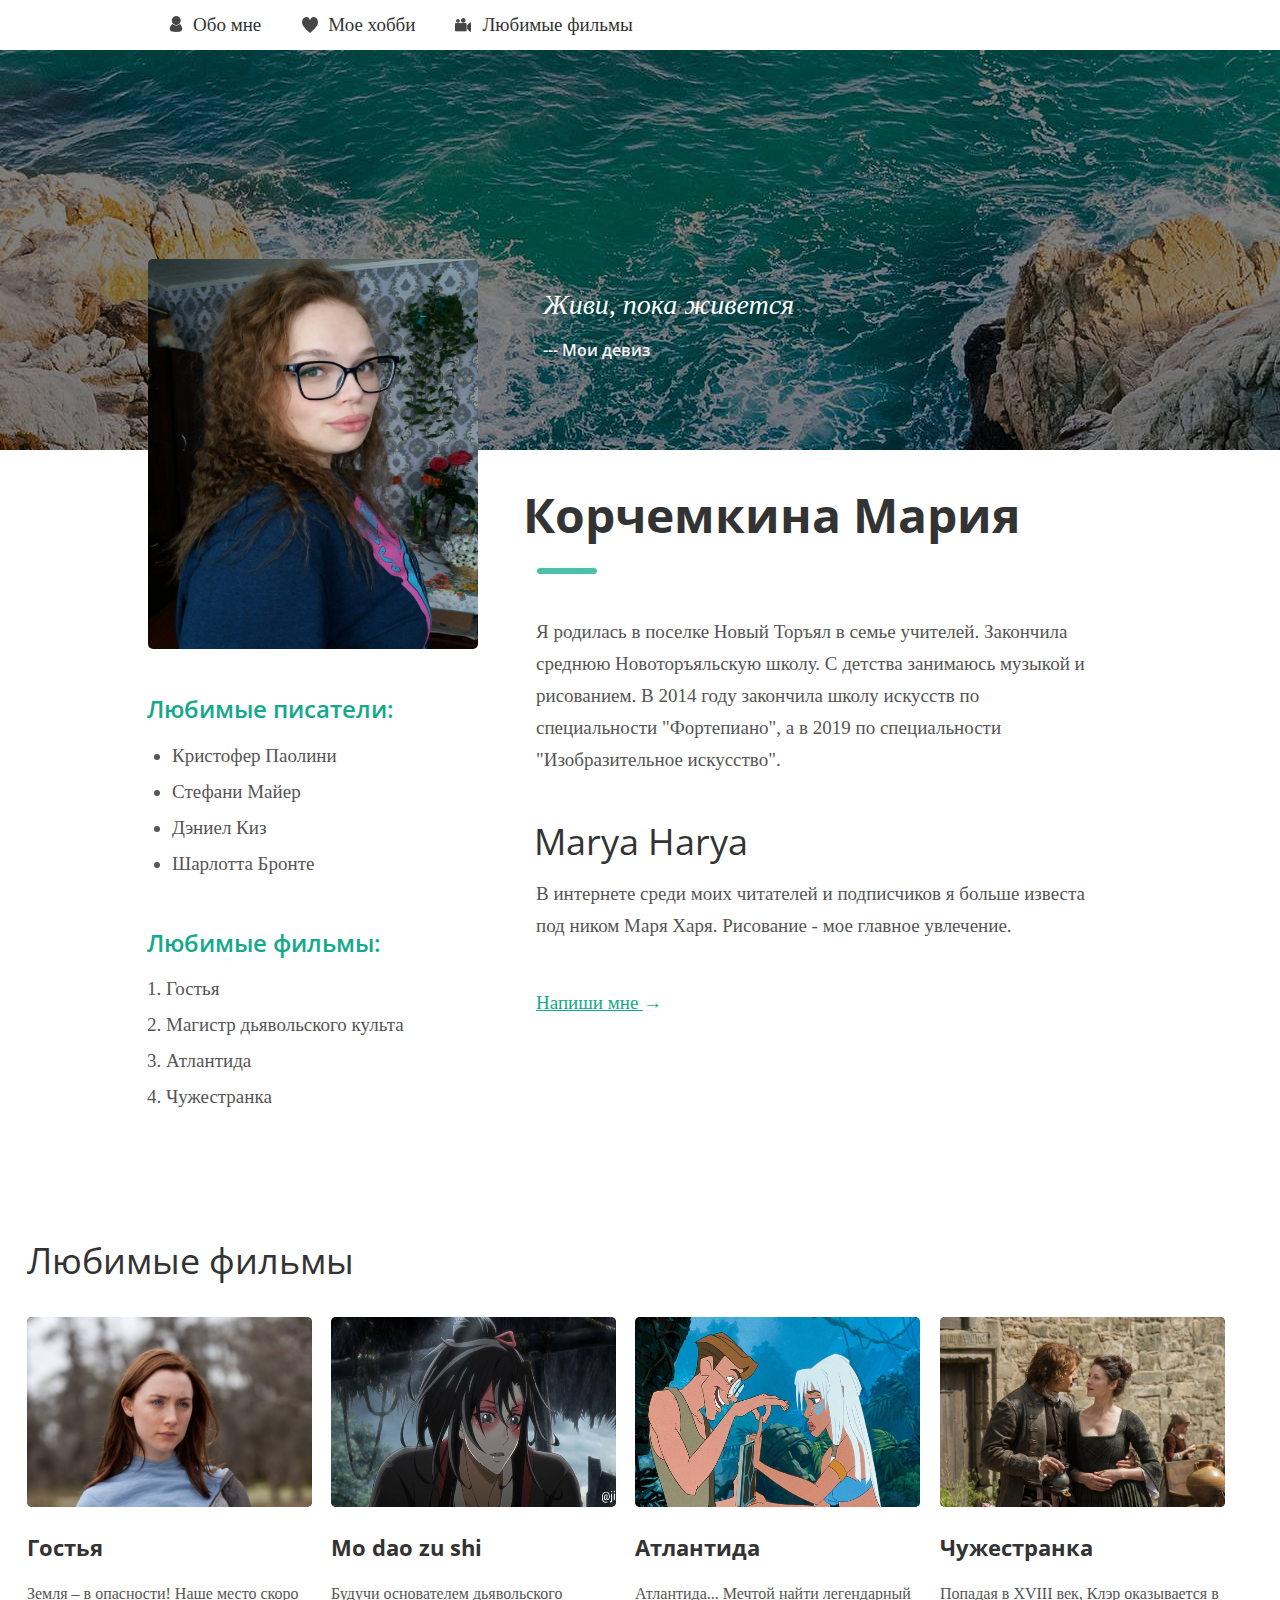
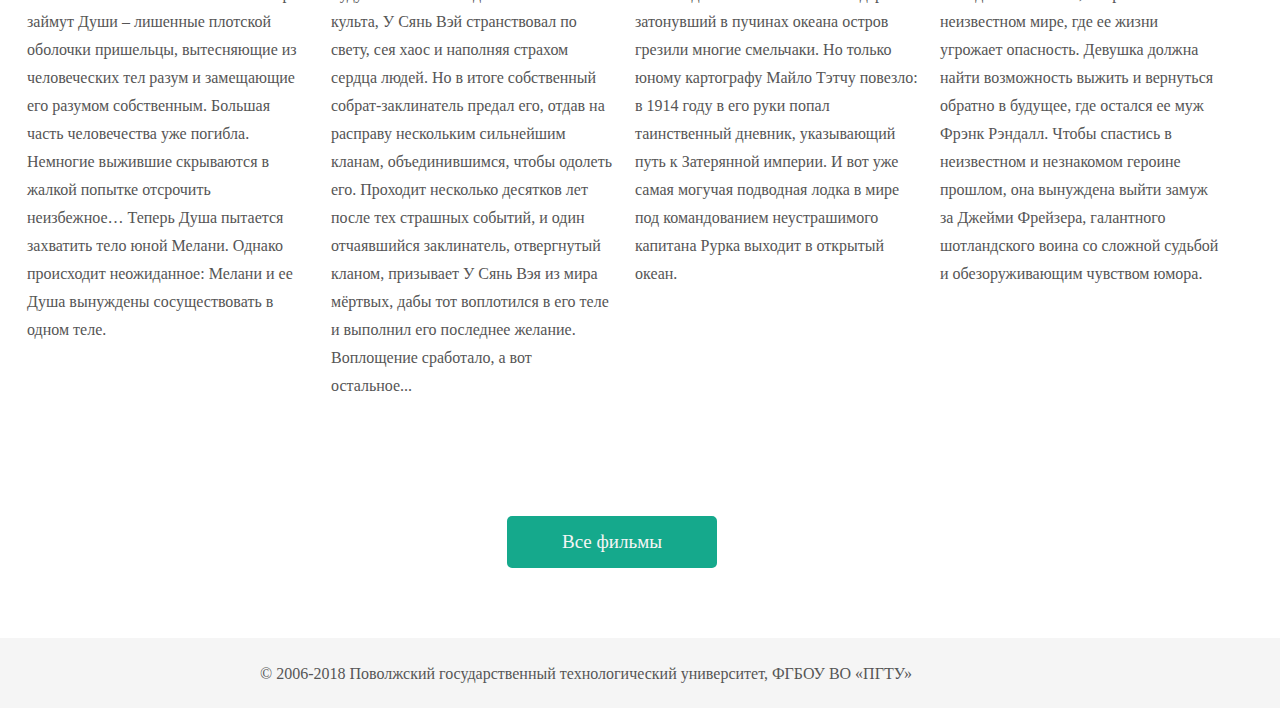
<file: lw5/index.html>
<!DOCTYPE HTML>
<html lang="ru">
  <head>
    <meta charset="UTF-8" />
    <title>Корчемкина Мария</title>
    <link href="css/style.css" rel="stylesheet" />
    <link href="https://fonts.googleapis.com/css?family=Open+Sans:600,700,400&display=swap" rel="stylesheet">
  </head>
  <body>
    <div class="background cont">
      <header>
        <a href="#" class="menu about_me_button">Обо мне</a>
        <a href="#" class="menu hobby_button">Мое хобби</a>
        <a href="#" class="menu video_button">Любимые фильмы</a>
      </header>
      <article>
        <div class="main">
          <div class="sidebar">
            <img class="image" alt="Мое фото" src="images/my_photo.jpg" />
            <div class="lists">
              <h3 class="title_list">Любимые писатели:</h3>
              <ul>
                <li>Кристофер Паолини</li>
                <li>Стефани Майер</li>
                <li>Дэниел Киз</li>
                <li>Шарлотта Бронте</li>
              </ul>
              <h3 class="indent_list title_list">
                Любимые фильмы:
              </h3>
              <ol>
                <li>Гостья</li>
                <li>Магистр дьявольского культа</li>
                <li>Атлантида</li>
                <li>Чужестранка</li>
              </ol>
            </div>
          </div>
          <div class="main_content">
            <div class="quote_and_author">
              <p class="quote">
                Живи, пока живется
              </p>
              <p class="author">
                --- Мои девиз
              </p>
            </div>
            <h1 class="name">Корчемкина Мария</h1>
            <img class="line" alt="линия" src="images/line.jpg"/>
            <p class="vitae"> 
              Я родилась в поселке Новый Торъял в семье учителей. 
              Закончила среднюю Новоторъяльскую школу. 
              С детства занимаюсь музыкой и рисованием.
              В 2014 году закончила школу искусств по специальности "Фортепиано", 
              а в 2019 по специальности "Изобразительное искусство".  
            </p>
            <h2 class="marya_harya">Marya Harya</h2>
            <p class="hobby">
              В интернете среди моих читателей и подписчиков я больше известа под ником Маря Харя. 
              Рисование - мое главное увлечение. 
            </p>
            <p class="indent_link">
              <a class="link" href=https://vk.com/id81896685>Напиши мне </a>→
            </p>
          </div>
        </div>
        <div class="about_films">
          <h2 >Любимые фильмы</h2>
          <div class="host">
            <img class="photo_film" src="images/host.jpg" alt="Host"/>
            <h4>Гостья</h4>
            <p class="content">
              Земля – в опасности! Наше место скоро займут Души – лишенные плотской оболочки пришельцы, 
              вытесняющие из человеческих тел разум и замещающие его разумом собственным. 
              Большая часть человечества уже погибла. Немногие выжившие скрываются в жалкой попытке отсрочить неизбежное… 
              Теперь Душа пытается захватить тело юной Мелани. Однако происходит неожиданное: 
              Мелани и ее Душа вынуждены сосуществовать в одном теле.
            </p>
          </div>
          <div class="mo_dao_zu_shi">
            <img class="photo_film" src="images/Magistr.jpg" alt="Магистр дьявольского культа"/>
            <h4>Mo dao zu shi</h4>
            <p class="content">
              Будучи основателем дьявольского культа, У Сянь Вэй странствовал по свету, 
              сея хаос и наполняя страхом сердца людей. Но в итоге собственный собрат-заклинатель предал его, 
              отдав на расправу нескольким сильнейшим кланам, объединившимся, чтобы одолеть его. 
              Проходит несколько десятков лет после тех страшных событий, и один отчаявшийся заклинатель, 
              отвергнутый кланом, призывает У Сянь Вэя из мира мёртвых, дабы тот воплотился в его теле 
              и выполнил его последнее желание. Воплощение сработало, а вот остальное...
            </p>
          </div>
          <div class="atlantean">
            <img class="photo_film" src="images/atlantean.jpg" alt="Атлантида"/>
            <h4>Атлантида</h4>
            <p class="content">
              Атлантида... Мечтой найти легендарный затонувший в пучинах океана остров грезили многие смельчаки. 
              Но только юному картографу Майло Тэтчу повезло: в 1914 году в его руки попал таинственный дневник, 
              указывающий путь к Затерянной империи. И вот уже самая могучая подводная лодка в мире под 
              командованием неустрашимого капитана Рурка выходит в открытый океан.
            </p>
          </div>
          <div class="outlander">
            <img class="photo_film" src="images/outlander.jpg" alt="Чужестранка"/>
            <h4 class="h4">Чужестранка</h4>
            <p class="content">
              Попадая в XVIII век, Клэр оказывается в неизвестном мире, где ее жизни угрожает опасность. 
              Девушка должна найти возможность выжить и вернуться обратно в будущее, где остался ее муж Фрэнк Рэндалл. 
              Чтобы спастись в неизвестном и незнакомом героине прошлом, она вынуждена выйти замуж за Джейми Фрейзера, 
              галантного шотландского воина со сложной судьбой и обезоруживающим чувством юмора.
            </p>
          </div>
          <button class="all_films_button">Все фильмы</button>
        </div>
      </article>
      <footer>
        <p class="footer"> © 2006-2018 Поволжский государственный технологический университет, ФГБОУ ВО <q>ПГТУ</q></p>
      </footer>
    </div>
  </body>
</html>
</file>
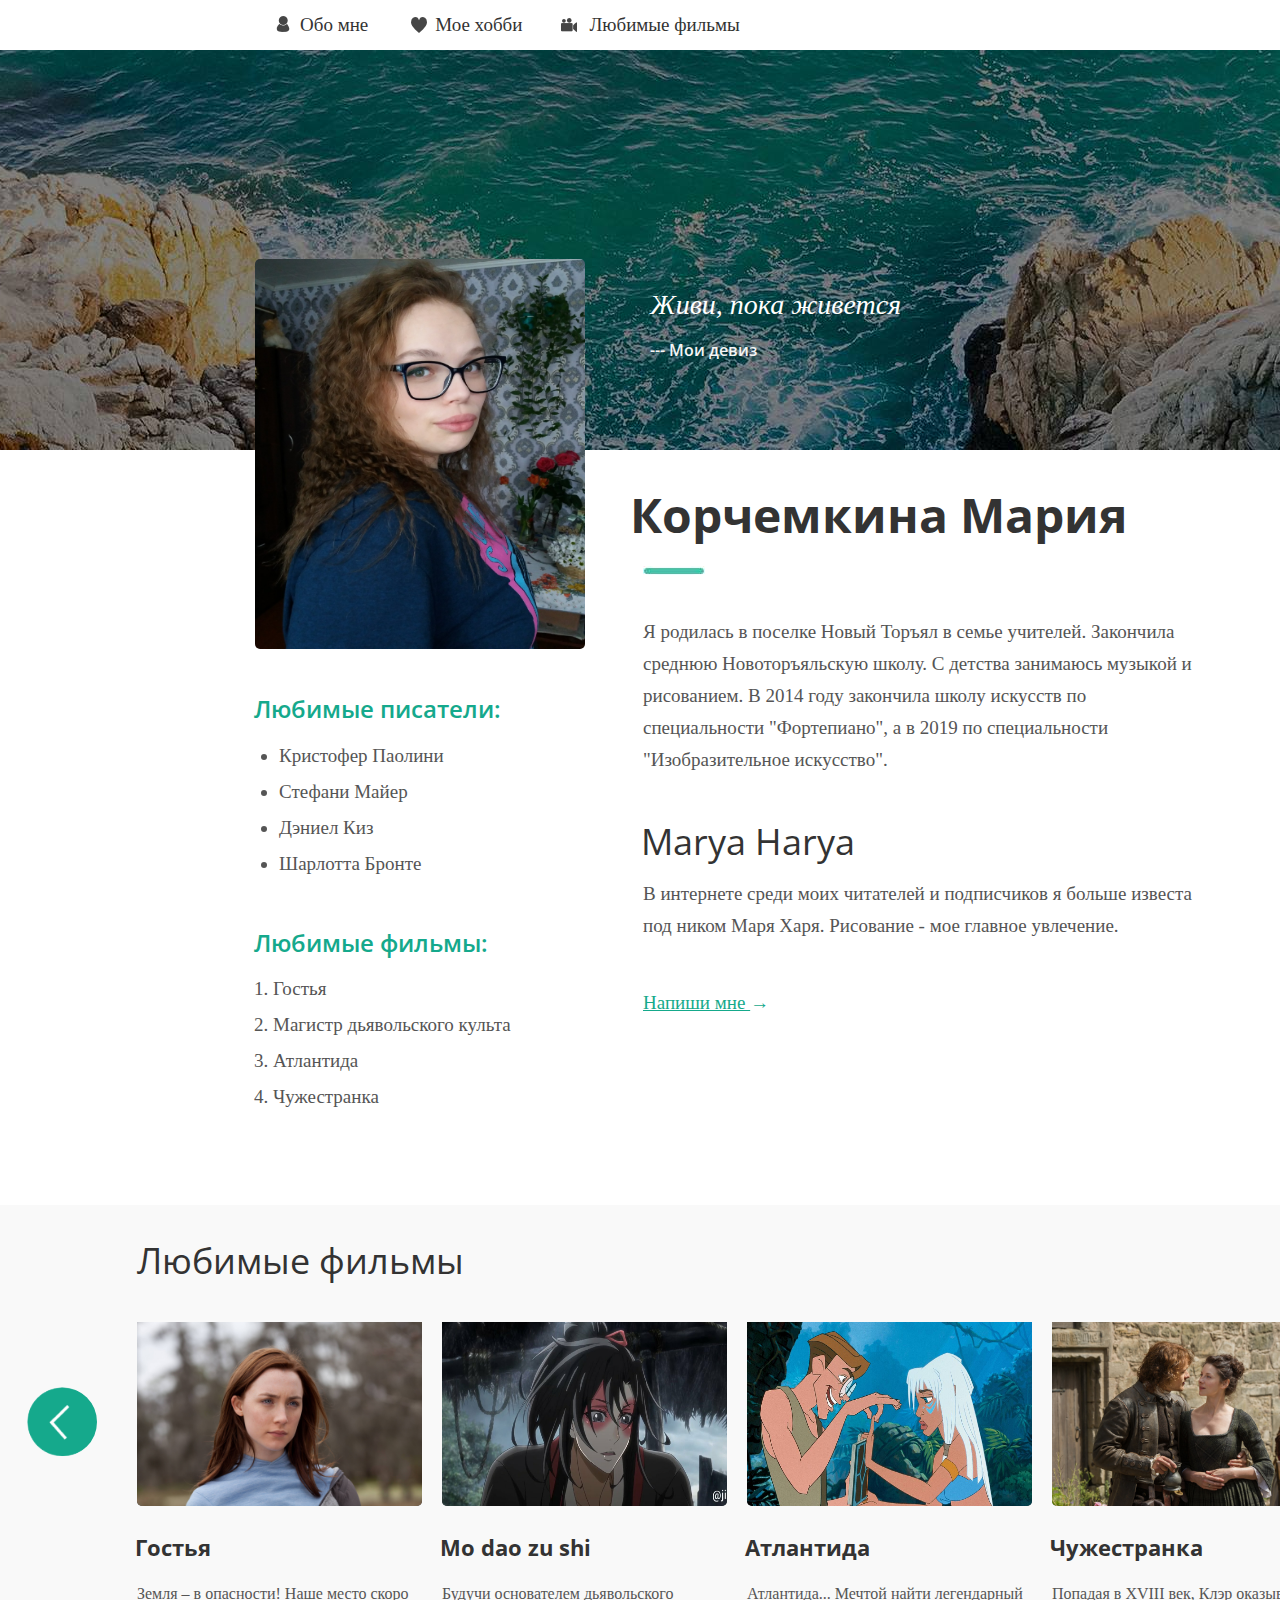
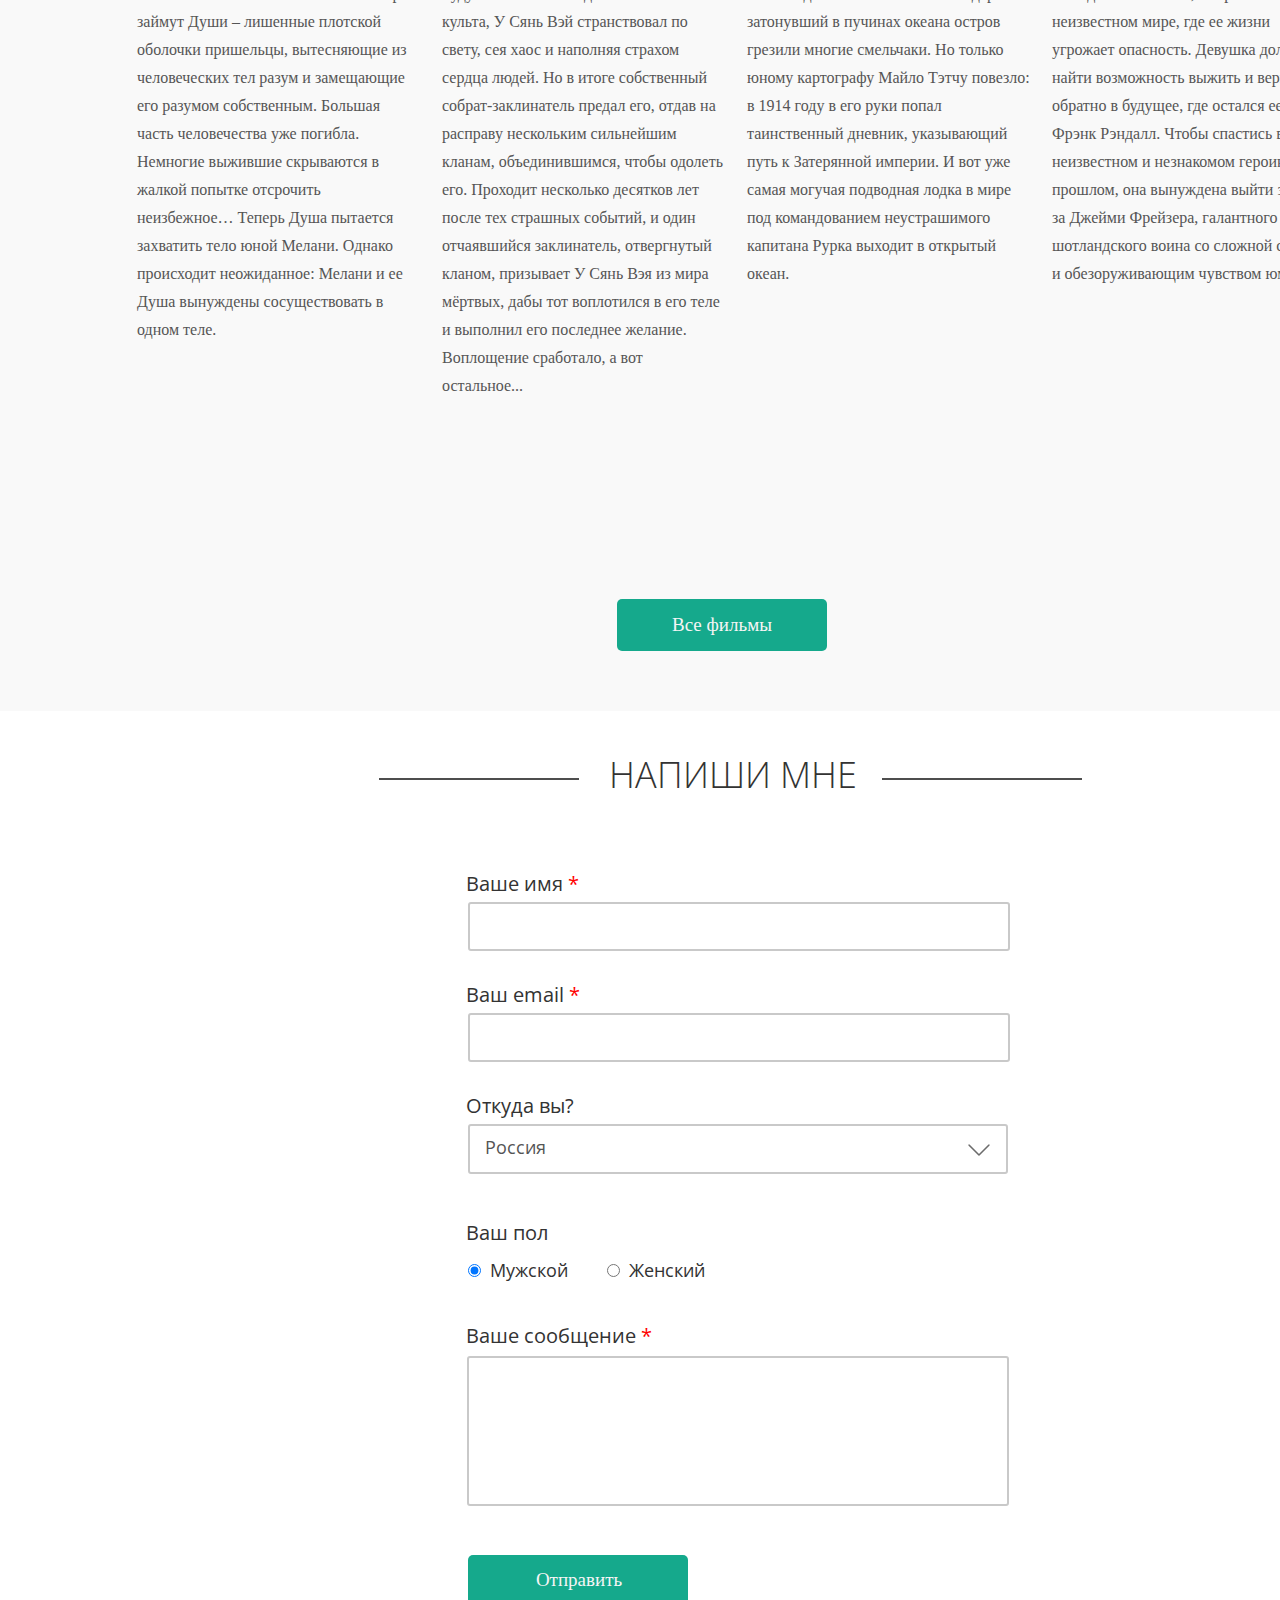
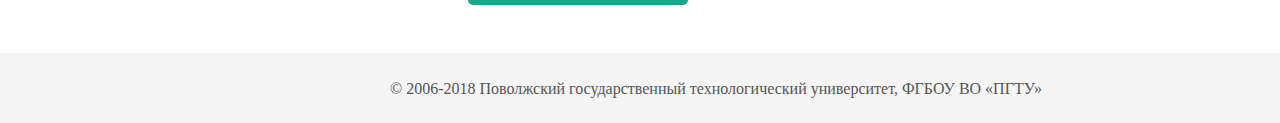
<file: lw8/index.html>
<!DOCTYPE HTML>
<html lang="ru">
  <head>
    <meta charset="UTF-8" />
    <title>Корчемкина Мария</title>
    <link href="css/style.css" rel="stylesheet" />
    <link href="https://fonts.googleapis.com/css?family=Open+Sans:300,400,600,700&display=swap" rel="stylesheet">
  </head>
  <body>
    <div class="background cont">
      <header>
        <a href="#" class="menu about_me_button">Обо мне</a>
        <a href="#" class="menu hobby_button">Мое хобби</a>
        <a href="#" class="menu video_button">Любимые фильмы</a>
      </header>
      <article>
        <div class="main">
          <div class="sidebar">
            <img class="image" alt="Мое фото" src="images/my_photo.jpg" />
            <div class="lists">
              <h3 class="title_list">Любимые писатели:</h3>
              <ul>
                <li>Кристофер Паолини</li>
                <li>Стефани Майер</li>
                <li>Дэниел Киз</li>
                <li>Шарлотта Бронте</li>
              </ul>
              <h3 class="indent_list title_list">
                Любимые фильмы:
              </h3>
              <ol>
                <li>Гостья</li>
                <li>Магистр дьявольского культа</li>
                <li>Атлантида</li>
                <li>Чужестранка</li>
              </ol>
            </div>
          </div>
          <div class="main_content">
            <div class="quote_and_author">
              <p class="quote">
                Живи, пока живется
              </p>
              <p class="author">
                --- Мои девиз
              </p>
            </div>
            <h1 class="name">Корчемкина Мария</h1>
            <img class="line" alt="линия" src="images/line.jpg"/>
            <p class="vitae"> 
              Я родилась в поселке Новый Торъял в семье учителей. 
              Закончила среднюю Новоторъяльскую школу. 
              С детства занимаюсь музыкой и рисованием.
              В 2014 году закончила школу искусств по специальности "Фортепиано", 
              а в 2019 по специальности "Изобразительное искусство".  
            </p>
            <h2 class="marya_harya">Marya Harya</h2>
            <p class="hobby">
              В интернете среди моих читателей и подписчиков я больше известа под ником Маря Харя. 
              Рисование - мое главное увлечение. 
            </p>
            <p class="indent_link">
              <a class="link" href=https://vk.com/id81896685>Напиши мне </a>→
            </p>
          </div>
        </div>
        <div class="about_films">
          <h2 class="favorite_films">Любимые фильмы</h2>
          <div class="carousel">
            <div class="film_block">
              <button class="arrow prev"></button>
              <ul class="list_films">
                <li class="film">
                  <img class="photo_film" src="images/host.jpg" alt="Host"/>
                  <h4>Гостья</h4>
                  <p class="content">
                    Земля – в опасности! Наше место скоро займут Души – лишенные плотской оболочки пришельцы, 
                    вытесняющие из человеческих тел разум и замещающие его разумом собственным. 
                    Большая часть человечества уже погибла. Немногие выжившие скрываются в жалкой попытке отсрочить неизбежное… 
                    Теперь Душа пытается захватить тело юной Мелани. Однако происходит неожиданное: 
                    Мелани и ее Душа вынуждены сосуществовать в одном теле.
                  </p>
                </li>
                <li class="film">
                  <img class="photo_film" src="images/Magistr.jpg" alt="Магистр дьявольского культа"/>
                  <h4>Mo dao zu shi</h4>
                  <p class="content">
                    Будучи основателем дьявольского культа, У Сянь Вэй странствовал по свету, 
                    сея хаос и наполняя страхом сердца людей. Но в итоге собственный собрат-заклинатель предал его, 
                    отдав на расправу нескольким сильнейшим кланам, объединившимся, чтобы одолеть его. 
                    Проходит несколько десятков лет после тех страшных событий, и один отчаявшийся заклинатель, 
                    отвергнутый кланом, призывает У Сянь Вэя из мира мёртвых, дабы тот воплотился в его теле 
                    и выполнил его последнее желание. Воплощение сработало, а вот остальное...
                  </p>
                </li>
                <li class="film">
                  <img class="photo_film" src="images/atlantean.jpg" alt="Атлантида"/>
                  <h4>Атлантида</h4>
                  <p class="content">
                    Атлантида... Мечтой найти легендарный затонувший в пучинах океана остров грезили многие смельчаки. 
                    Но только юному картографу Майло Тэтчу повезло: в 1914 году в его руки попал таинственный дневник, 
                    указывающий путь к Затерянной империи. И вот уже самая могучая подводная лодка в мире под 
                    командованием неустрашимого капитана Рурка выходит в открытый океан.
                  </p>
                </li>
                <li class="film">
                  <img class="photo_film" src="images/outlander.jpg" alt="Чужестранка"/>
                  <h4 class="h4">Чужестранка</h4>
                  <p class="content">
                    Попадая в XVIII век, Клэр оказывается в неизвестном мире, где ее жизни угрожает опасность. 
                    Девушка должна найти возможность выжить и вернуться обратно в будущее, где остался ее муж Фрэнк Рэндалл. 
                    Чтобы спастись в неизвестном и незнакомом героине прошлом, она вынуждена выйти замуж за Джейми Фрейзера, 
                    галантного шотландского воина со сложной судьбой и обезоруживающим чувством юмора.
                  </p>
                </li>
                <li class="film">
                  <img class="photo_film" src="images/hana.jpg" alt="Ха На"/>
                  <h4 class="h4">Примерная дочь Ха На</h4>
                  <p class="content">
                    Семейный бизнес семьи Чан по производству соевого соуса н асчитывает уже больше ста лет. 
                    Дела идут просто отлично, всё было бы хорошо, да только представлять интересы семьи может только мужчина. 
                    А в семье старшего сына одни только девочки. После рождения четвертой дочери все попытки обзавестись 
                    наследником терпят крах, поэтому пришло в голову родителей «гениальное» решение: если нет мальчика, 
                    то что мешает сделать его из девочки? Вот и решили они переодеть мальчиком последнюю дочь и воспитывать ее 
                    как достойного представителя семейного бизнеса и наследника империи соевых соусов.
                  </p>
                </li>
                <li class="film">
                  <img class="photo_film" src="images/spirit.jpg" alt="Спирит"/>
                  <h4 class="h4">Спирит: душа прерий</h4>
                  <p class="content">
                    История дикого жеребца мустанга, Спирита, путешествующего по территории всей Америки. 
                    Храбрый Спирит заводит дружбу с молодым индейцем Ручейком и находит любовь с красивой кобылой по имени Гроза. 
                    Все счастливы до тех пор, пока на жеребца не положили глаз люди, которые хотят сделать из него военную лошадь...
                  </p>
                </li>
                <li class="film">
                  <img class="photo_film" src="images/josef.jpg" alt="Царь сновидений"/>
                  <h4 class="h4">Царь сновидений</h4>
                  <p class="content">
                    Главным героем мультика становится молодой человек по имени Иосиф. 
                    С самого детства его судьба складывалась так, будто бы он должен был стать самым счастливым человеком на свете. 
                    Отец невероятно любил своего сына, ведь тот был наделен многими талантами и действительно ясным и большим умом. 
                    Но отец не обращал внимания на остальных сыновей, отдавая все внимание одному Иосифу. 
                    Естественно, такое положение вещей не устраивало братьев Иосифа, поэтому братья продали главного героя… 
                    в рабство! Поэтому теперь Иосиф оказывается в Египте, где ему предстоит служить вместе с представителем охраны фараона.
                  </p>
                </li>
                <li class="film">
                  <img class="photo_film" src="images/dirk.jpg" alt="Дирк Джентли"/>
                  <h4 class="h4">Агенство Дирка Джентли</h4>
                  <p class="content">
                    Сериал, рассказывающий о приключениях частного детектива Джентли и его невольного помощника Тодда. 
                    Каждый сезон они расследуют некую большую, казалось бы, совершенно безумную тайну и сталкиваются 
                    со странными и временами опасными персонажами. В каждой серии они приближаются к разгадке на несколько шагов, 
                    хотя их расследование страдает от недостатка логики.
                  </p>
                </li>
                <li class="film">
                  <img class="photo_film" src="images/harry.jpg" alt="Гари Поттер"/>
                  <h4 class="h4">Гарри Поттер</h4>
                  <p class="content">
                    Жизнь десятилетнего Гарри Поттера нельзя назвать сладкой: родители умерли, едва ему исполнился год, 
                    а от дяди и тёти, взявших сироту на воспитание, достаются лишь тычки да подзатыльники. 
                    Но в одиннадцатый день рождения Гарри всё меняется. Странный гость, неожиданно появившийся на пороге, 
                    приносит письмо, из которого мальчик узнаёт, что на самом деле он — волшебник и зачислен в школу магии 
                    под названием Хогвартс. А уже через пару недель Гарри будет мчаться в поезде Хогвартс-экспресс навстречу новой жизни, 
                    где его ждут невероятные приключения, верные друзья и самое главное — ключ к разгадке тайны смерти его родителей.
                  </p>
                </li>
                <li class="film">
                  <img class="photo_film" src="images/skipbeat.jpg" alt="Не сдавайся"/>
                  <h4 class="h4">Не сдавайся</h4>
                  <p class="content">
                    Кёко Могами с детства любила сказку про Золушку. 
                    Поэтому она твердо знает, что в начале сказке героине надо много работать – тогда в конце ее ждет 
                    свадьба с принцем. Принц уже есть – это бывший одноклассник Кёко, красавец Сё Фува, который 
                    отправился в Токио, чтобы стать поп-звездой. Кёко поехала в столицу с ним вместе. Пока Сё пробивает 
                    себе дорогу в шоу-бизнес, она готовит, стирает и работает на двух работах. Кёко не ропщет, ведь Золушка 
                    так и должна себя вести. Но тут она внезапно узнает, что ее прекрасный принц ценит Кёко только как служанку – 
                    безотказную, хоть и довольно нудную горничную...
                  </p>
                </li>
              </ul>
              <button class="arrow next"></button>
            </div>
          </div>
          <button class="all_films_button">Все фильмы</button>
        </div>
        <div class="blank">
          <h2 class="write_me">НАПИШИ МНЕ</h2>
          <form action="index.php" method="POST" class="your_form">
            <label class="label_design">Ваше имя<span class="snowflake"> *</span></label>
            <input class="cell" type="text" name="name" /> <br />
            <label class="label_design">Ваш email<span class="snowflake"> *</span></label>
              <input class="cell" type="text" name="email" value="" /> <br />
              <label class="label_design">Откуда вы?</label>
              <select class="combo_box" name="country"> 
              <option>Россия</option>
              <option>США</option>
              <option>Великобритания</option>
              <option>Германия</option>
              <option>Франция</option>
              <option>Италия</option>
              <option>Испания</option>
              <option>Украина</option>
              <option>Беларусь</option>
              <option>Казахстан</option>
              <option>КНР</option>
              <option>Япония</option>
              <option>Республика Корея</option>
              <option>Автралия</option>
              <option>Бразилия</option>
            </select><br/>
            <label class="label_design">Ваш пол</label><br />
              <div class="gender_choice">
                <input id="male" class="radio_button" type="radio" name="gender" checked />
                <label for="male" class="gender">Мужской</label>
                <input id="female" class="radio_button" type="radio" name="gender" />
                <label for="female" class="gender">Женский</label><br />
              </div>
            <label class="label_design">Ваше сообщение<span class="snowflake"> *</span></label>
            <textarea class="message" name="message"></textarea> <br />
            <input type="submit" class="send" value="Отправить" />
          </form>
        </div>
        <script src="js/carousel.js"></script>
      </article>
      <footer>
        <p class="footer"> © 2006-2018 Поволжский государственный технологический университет, ФГБОУ ВО <q>ПГТУ</q></p>
      </footer>
    </div>
  </body>
</html>
</file>
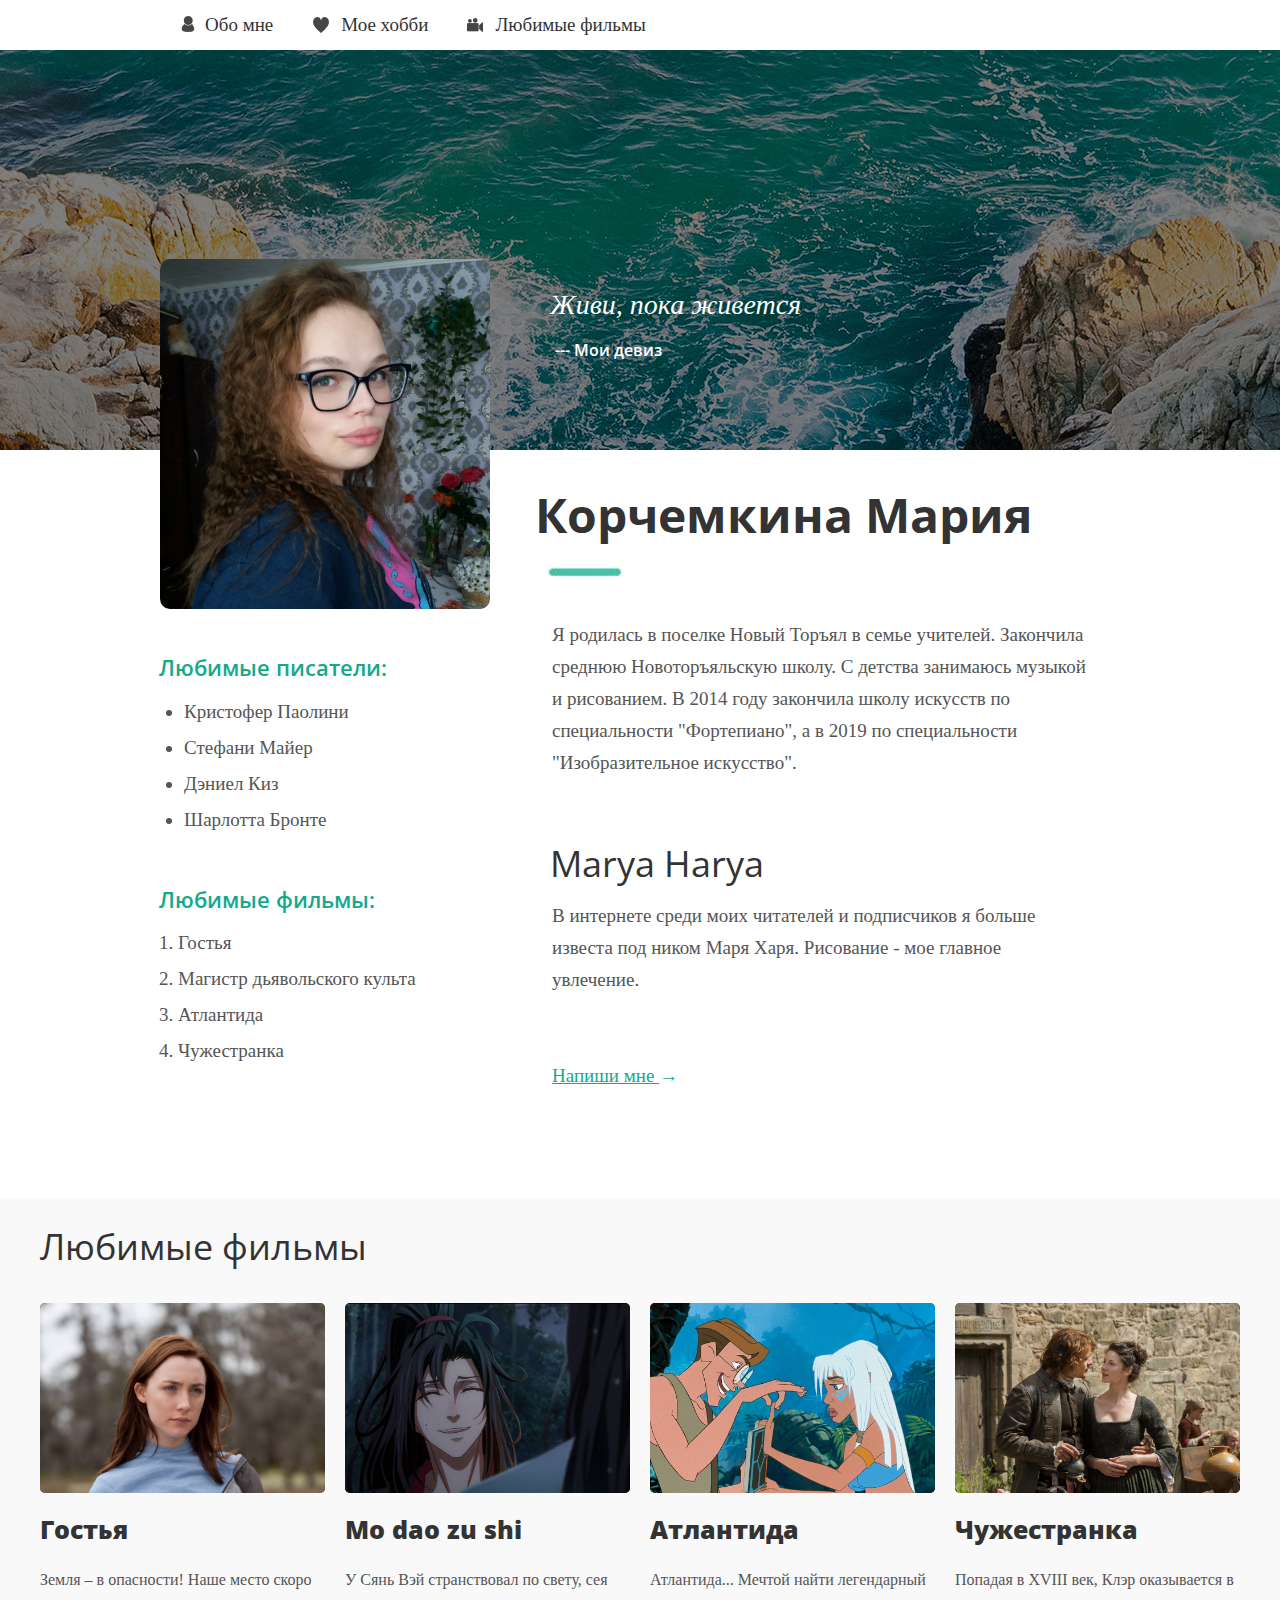
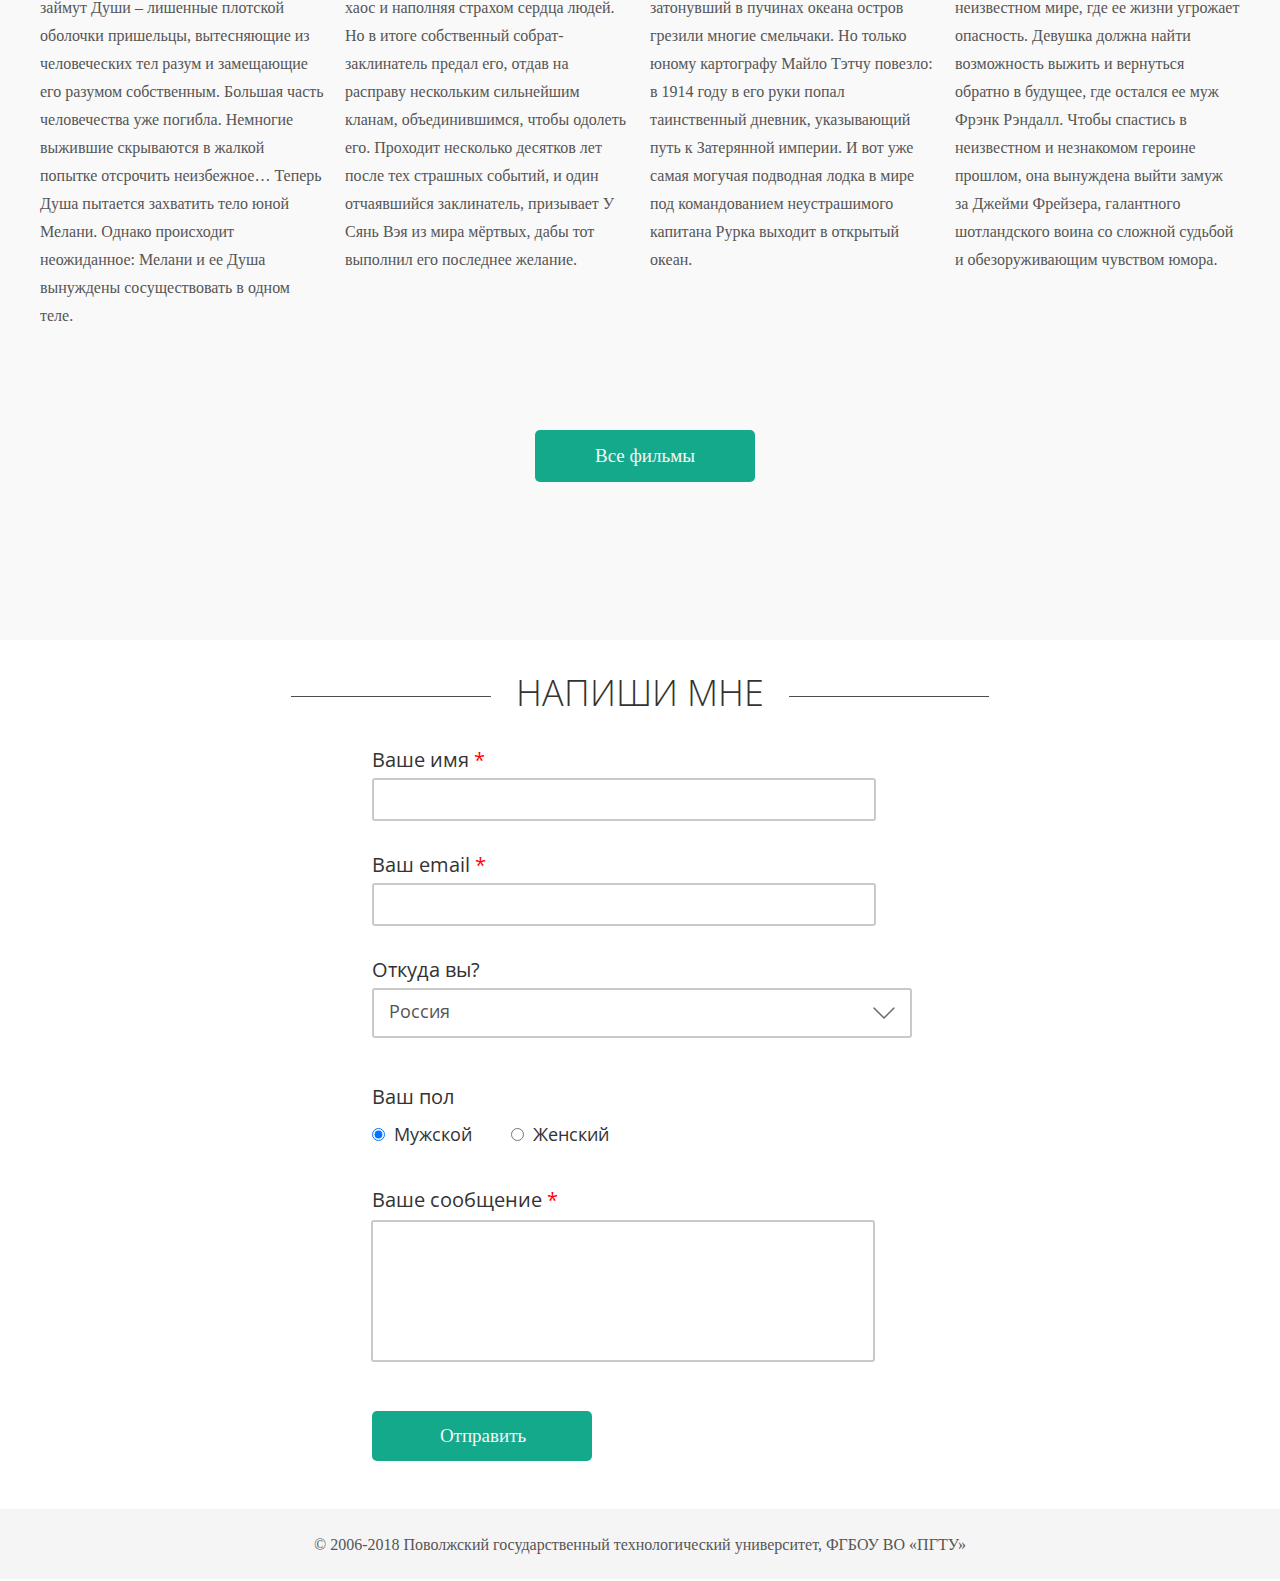
<file: lw12/web/index.html>
<!DOCTYPE HTML>
<html lang="ru">
  <head>
    <meta charset="UTF-8" />
    <meta name="viewport" content="width=device-width, initial-scale=1">
    <title>Корчемкина Мария</title>
    <link href="css/style.css" rel="stylesheet" />
    <link href="https://fonts.googleapis.com/css?family=Open+Sans:300,400,600,700&display=swap" rel="stylesheet">
  </head>
  <body>
    <div class="background">
      <header>
        <a href="#" class="menu about_me_button">Обо мне</a>
        <a href="#" class="menu hobby_button">Мое хобби</a>
        <a href="#" class="menu video_button">Любимые фильмы</a>
      </header>
      <article>
        <div class="container">
          <div class="main">
            <div class="sidebar">
              <img class="image" alt="Мое фото" src="images/my_photo.jpg" />
              <div class="quote_and_author">
                <p class="quote">
                  Живи, пока живется
                </p>
                <p class="author">
                  --- Мои девиз
                </p>
                <h1 class="name">Корчемкина Мария</h1>
                <img class="line" alt="линия" src="images/line.jpg"/>
              </div>
            </div>
            <div class="main_content">
              <div class="lists">
                <h3 class="title_list">Любимые писатели:</h3>
                <ul>
                  <li>Кристофер Паолини</li>
                  <li>Стефани Майер</li>
                  <li>Дэниел Киз</li>
                  <li>Шарлотта Бронте</li>
                </ul>
                <h3 class="indent_list title_list">
                  Любимые фильмы:
                </h3>
                <ol>
                  <li>Гостья</li>
                  <li>Магистр дьявольского культа</li>
                  <li>Атлантида</li>
                  <li>Чужестранка</li>
                </ol>
              </div>
              <div class="quote_and_author">
                <p class="vitae"> 
                  Я родилась в поселке Новый Торъял в семье учителей. 
                  Закончила среднюю Новоторъяльскую школу. 
                  С детства занимаюсь музыкой и рисованием.
                  В 2014 году закончила школу искусств по специальности "Фортепиано", 
                  а в 2019 по специальности "Изобразительное искусство".  
                </p>
                <h2 class="marya_harya">Marya Harya</h2>
                <p class="hobby">
                  В интернете среди моих читателей и подписчиков я больше известа под ником Маря Харя. 
                  Рисование - мое главное увлечение. 
                </p>
                <p class="indent_link">
                  <a class="link" href=https://vk.com/id81896685>Напиши мне </a>→
                </p>
              </div>
            </div>
          </div>
          <div class="about_films">
            <h2 >Любимые фильмы</h2>
            <div class="help">
              <div class="film">
                <img class="photo_film" src="images/host.jpg" alt="Host"/>
                <div>
                  <h4>Гостья</h4>
                  <p class="content">
                    Земля – в опасности! Наше место скоро займут Души – лишенные плотской оболочки пришельцы, 
                    вытесняющие из человеческих тел разум и замещающие его разумом собственным. 
                    Большая часть человечества уже погибла. Немногие выжившие скрываются в жалкой попытке отсрочить неизбежное… 
                    Теперь Душа пытается захватить тело юной Мелани. Однако происходит неожиданное: 
                    Мелани и ее Душа вынуждены сосуществовать в одном теле.
                  </p>
                </div>
              </div>
              <div class="film">
                <img class="photo_film" src="images/Magistr.jpg" alt="Магистр дьявольского культа"/>
                <div>
                  <h4>Mo dao zu shi</h4>
                  <p class="content">
                    У Сянь Вэй странствовал по свету, сея хаос и наполняя страхом сердца людей. 
                    Но в итоге собственный собрат-заклинатель предал его, 
                    отдав на расправу нескольким сильнейшим кланам, объединившимся, чтобы одолеть его. 
                    Проходит несколько десятков лет после тех страшных событий, и один отчаявшийся заклинатель, 
                    призывает У Сянь Вэя из мира мёртвых, дабы тот выполнил его последнее желание. 
                  </p>
                </div>
              </div>
              <div class="film">
                <img class="photo_film" src="images/atlantean.jpg" alt="Атлантида"/>
                <div>
                  <h4>Атлантида</h4>
                  <p class="content">
                    Атлантида... Мечтой найти легендарный затонувший в пучинах океана остров грезили многие смельчаки. 
                    Но только юному картографу Майло Тэтчу повезло: в 1914 году в его руки попал таинственный дневник, 
                    указывающий путь к Затерянной империи. И вот уже самая могучая подводная лодка в мире под 
                    командованием неустрашимого капитана Рурка выходит в открытый океан.
                  </p>
                </div>
              </div>
              <div class="film">
                <img class="photo_film" src="images/outlander.jpg" alt="Чужестранка"/>
                <div>
                  <h4>Чужестранка</h4>
                  <p class="content">
                    Попадая в XVIII век, Клэр оказывается в неизвестном мире, где ее жизни угрожает опасность. 
                    Девушка должна найти возможность выжить и вернуться обратно в будущее, где остался ее муж Фрэнк Рэндалл. 
                    Чтобы спастись в неизвестном и незнакомом героине прошлом, она вынуждена выйти замуж за Джейми Фрейзера, 
                    галантного шотландского воина со сложной судьбой и обезоруживающим чувством юмора.
                  </p>
                </div>
              </div>
            </div>
            <button class="all_films_button">Все фильмы</button>
          </div>
          <div class="blank">
            <h2 class="write_me">НАПИШИ МНЕ</h2>
            <form action="index.php" method="POST" class="your_form">
              <label class="label_design">Ваше имя<span class="snowflake"> *</span></label>
              <input class="cell" type="text" name="name" /> <br />
              <label class="label_design">Ваш email<span class="snowflake"> *</span></label>
                <input class="cell" type="text" name="email" value="" /> <br />
                <label class="label_design">Откуда вы?</label>
                <select class="combo_box" name="country"> 
                <option>Россия</option>
                <option>США</option>
                <option>Великобритания</option>
                <option>Германия</option>
                <option>Франция</option>
                <option>Италия</option>
                <option>Испания</option>
                <option>Украина</option>
                <option>Беларусь</option>
                <option>Казахстан</option>
                <option>КНР</option>
                <option>Япония</option>
                <option>Республика Корея</option>
                <option>Автралия</option>
                <option>Бразилия</option>
              </select><br/>
              <label class="label_design">Ваш пол</label><br />
                <div class="gender_choice">
                  <input id="male" class="radio_button" type="radio" name="gender" checked />
                  <label for="male" class="gender">Мужской</label>
                  <input id="female" class="radio_button" type="radio" name="gender" />
                  <label for="female" class="gender">Женский</label><br />
                </div>
              <label class="label_design">Ваше сообщение<span class="snowflake"> *</span></label>
              <textarea class="message" name="message"></textarea> <br />
              <input type="submit" class="send" value="Отправить" />
            </form>
          </div>
        </div>
      </article>
      <footer>
        <p class="footer"> © 2006-2018 Поволжский государственный технологический университет, ФГБОУ ВО <q>ПГТУ</q></p>
      </footer>
    </div>
  </body>
</html>
</file>
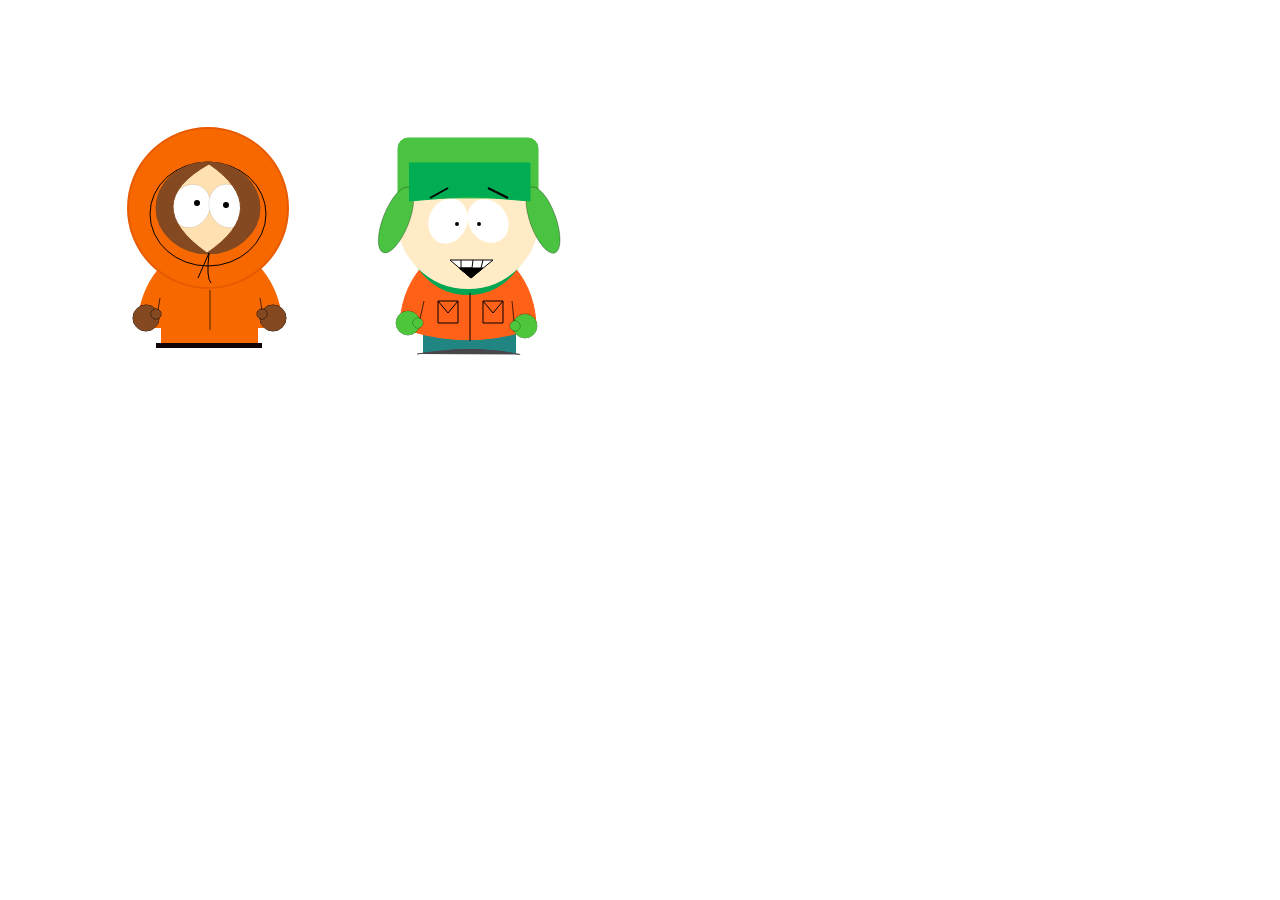
<file: lw13/canvas.html>
<!DOCTYPE html>
<html>
  <head>
    <meta charset="utf-8">
    <title>Canvas в HTML5</title>
  </head>
  <body>
    <canvas id="myCanvas" width="1000px" height="700px"></canvas>
    <script>
      window.onload = () => {
        const canvas = document.getElementById('myCanvas');
        const context = canvas.getContext('2d');
        context.beginPath();
        context.ellipse(202, 320, 72, 84, Math.PI, 0, Math.PI);
        context.strokeStyle = '#f76900';
        context.fillStyle = '#f76900';
        context.lineWidth = 1;
        context.stroke();
        context.fill();

        context.beginPath();
        context.arc(138, 310, 13, 0, 2 * Math.PI);
        context.strokeStyle = '#000000';
        context.fillStyle = '#844921';
        context.lineWidth = 1;
        context.stroke();
        context.fill();

        context.beginPath();
        context.arc(265, 310, 13, 0, 2 * Math.PI);
        context.strokeStyle = '#000000';
        context.fillStyle = '#844921';
        context.lineWidth = 1;
        context.stroke();
        context.fill();

        context.beginPath();
        context.arc(254, 306, 5, 0, 2 * Math.PI);
        context.strokeStyle = '#000000';
        context.fillStyle = '#844921';
        context.lineWidth = 1;
        context.stroke();
        context.fill();

        context.beginPath();
        context.arc(148, 306, 5, 0, 2 * Math.PI);
        context.strokeStyle = '#000000';
        context.fillStyle = '#844921';
        context.lineWidth = 1;
        context.stroke();
        context.fill();

        context.beginPath();
        context.fillStyle = '#f76900';
        context.strokeStyle = '#f76900';
        context.fillRect(153, 320, 97, 20);
        context.lineWidth = 1;
        context.stroke();
        context.fill();

        context.beginPath();
        context.fillStyle = '#100408';
        context.strokeStyle = '#100408';
        context.fillRect(148, 335, 106, 5);
        context.lineWidth = 1;
        context.stroke();
        context.fill();

        context.beginPath();
        context.moveTo(202, 282);
        context.lineTo(202, 322);
        context.strokeStyle = '#000000';
        context.lineWidth = 0.7;
        context.stroke();

        context.beginPath();
        context.moveTo(252, 290);
        context.lineTo(254, 302);
        context.strokeStyle = '#000000';
        context.lineWidth = 0.7;
        context.stroke();

        context.beginPath();
        context.moveTo(152, 290);
        context.lineTo(150, 302);
        context.strokeStyle = '#000000';
        context.lineWidth = 0.7;
        context.stroke();

        context.beginPath();
        context.arc(200, 200, 80, 0, 2 * Math.PI);
        context.lineWidth = 2;
        context.fillStyle = '#f76900';
        context.strokeStyle = '#E65A00';
        context.fill();
        context.stroke();

        context.beginPath();
        context.ellipse(200, 206, 52, 58, Math.PI / 2, 0, 2 * Math.PI);
        context.strokeStyle = '#000000';
        context.lineWidth = 1;
        context.stroke();

        context.beginPath();
        context.moveTo(199, 245);
        context.quadraticCurveTo(265, 200, 201, 156);
        context.moveTo(199, 245);
        context.quadraticCurveTo(130, 196, 201, 156);
        context.lineWidth = 2;
        context.fillStyle = '#FFE0B0';
        context.strokeStyle = '#FFE0B0';
        context.fill();
        context.stroke();

        context.beginPath();
        context.ellipse(183, 198, 22, 19, Math.PI * .62, 0, 2 * Math.PI);
        context.lineWidth = 0.1;
        context.fillStyle = '#FFFFFF';
        context.strokeStyle = '#000000';
        context.fill();
        context.stroke();

        context.beginPath();
        context.ellipse(220, 198, 22, 19, Math.PI * .4, 0, 2 * Math.PI);
        context.lineWidth = 0.1;
        context.fillStyle = '#FFFFFF';
        context.strokeStyle = '#000000';
        context.fill();
        context.stroke();

        context.beginPath();
        context.arc(189, 195, 2, 0, 2 * Math.PI);
        context.lineWidth = 2;
        context.fillStyle = '#000000';
        context.strokeStyle = '#000000';
        context.fill();
        context.stroke();

        context.beginPath();
        context.arc(218, 197, 2, 0, 2 * Math.PI);
        context.lineWidth = 2;
        context.fillStyle = '#000000';
        context.strokeStyle = '#000000';
        context.fill();
        context.stroke();

        context.beginPath();
        context.ellipse(200, 200, 46, 52, Math.PI / 2, 0, 3 * Math.PI);
        context.lineWidth = 1;
        context.moveTo(201, 156);
        context.quadraticCurveTo(130, 196, 199, 245);
        context.moveTo(199, 245);
        context.quadraticCurveTo(265, 200, 201, 156);
        context.fillStyle = '#844921';
        context.strokeStyle = '#844921';
        context.fill();
        context.stroke();

        context.beginPath();
        context.lineWidth = 1;
        context.moveTo(201, 245);
        context.quadraticCurveTo(198, 270, 203, 275);
        context.moveTo(201, 245);
        context.lineTo(190, 270);
        context.strokeStyle = '#000000';
        context.stroke();



        context.beginPath();
        context.fillStyle = '#218581';
        context.strokeStyle = '#218581';
        context.fillRect(415, 325, 93, 20);
        context.lineWidth = 1;
        context.stroke();
        context.fill();

        context.beginPath();
        context.fillStyle = '#4A454A';
        context.strokeStyle = '#4A454A';
        context.moveTo(409, 346);
        context.arcTo(470, 338, 510, 346, 260);
        context.lineWidth = 1;
        context.stroke();
        context.fill();

        context.beginPath();
        context.ellipse(460, 320, 68, 83, Math.PI, 0, Math.PI);
        context.arcTo(460, 340, 392, 320, 200);
        context.strokeStyle = '#FF6118';
        context.fillStyle = '#FF6118';
        context.lineWidth = 1;
        context.stroke();
        context.fill();

        context.beginPath();
        context.arc(400, 315, 12, 0, 2 * Math.PI);
        context.strokeStyle = '#000000';
        context.fillStyle = '#4DC63C';
        context.lineWidth = 0.5;
        context.stroke();
        context.fill();

        context.beginPath();
        context.arc(517, 318, 12, 0, 2 * Math.PI);
        context.strokeStyle = '#000000';
        context.fillStyle = '#4DC63C';
        context.lineWidth = 0.5;
        context.stroke();
        context.fill();

        context.beginPath();
        context.arc(410, 315, 5, 0, 2 * Math.PI);
        context.strokeStyle = '#000000';
        context.fillStyle = '#4DC63C';
        context.lineWidth = 0.5;
        context.stroke();
        context.fill();

        context.beginPath();
        context.arc(507, 318, 5, 0, 2 * Math.PI);
        context.strokeStyle = '#000000';
        context.fillStyle = '#4DC63C';
        context.lineWidth = 0.5;
        context.stroke();
        context.fill();

        context.beginPath();
        context.arc(460, 227, 59, 0, 2 * Math.PI);
        context.lineWidth = 2;
        context.fillStyle = '#00A652';
        context.strokeStyle = '#00A652';
        context.fill();
        context.stroke();

        context.beginPath();
        context.arc(460, 210, 70, 0, 2 * Math.PI);
        context.lineWidth = 2;
        context.fillStyle = '#FFECC6';
        context.strokeStyle = '#FFECC6';
        context.fill();
        context.stroke();

        context.beginPath();
        context.ellipse(440, 213, 23, 19, Math.PI * .62, 0, 2 * Math.PI);
        context.lineWidth = 0.3;
        context.fillStyle = '#FFFFFF';
        context.strokeStyle = '#FFFFFF';
        context.fill();
        context.stroke();

        context.beginPath();
        context.ellipse(480, 213, 23, 19, Math.PI * .3, 0, 2 * Math.PI);
        context.lineWidth = 0.3;
        context.fillStyle = '#FFFFFF';
        context.strokeStyle = '#FFFFFF';
        context.fill();
        context.stroke();

        context.beginPath();
        context.arc(449, 216, 1, 0, 2 * Math.PI);
        context.lineWidth = 2;
        context.fillStyle = '#000000';
        context.strokeStyle = '#000000';
        context.fill();
        context.stroke();

        context.beginPath();
        context.arc(471, 216, 1, 0, 2 * Math.PI);
        context.lineWidth = 2;
        context.fillStyle = '#000000';
        context.strokeStyle = '#000000';
        context.fill();
        context.stroke();

        context.beginPath();
        context.moveTo(442, 252);
        context.lineTo(485, 252);
        context.lineTo(463, 270);
        context.lineTo(442, 252);
        context.lineWidth = 1;
        context.fillStyle = '#FFFFFF';
        context.strokeStyle = '#000000';
        context.fill();
        context.stroke();

        context.beginPath();
        context.moveTo(451, 260);
        context.lineTo(475, 260);
        context.lineTo(463, 270);
        context.lineTo(451, 260);
        context.lineWidth = 1;
        context.fillStyle = '#000000';
        context.strokeStyle = '#000000';
        context.fill();
        context.stroke();

        context.beginPath();
        context.moveTo(453, 252);
        context.lineTo(453, 260);
        context.lineTo(464, 260);
        context.lineTo(465, 252);
        context.lineWidth = 1;
        context.strokeStyle = '#000000';
        context.stroke();

        context.beginPath();
        context.moveTo(473, 260);
        context.lineTo(475, 252);
        context.lineWidth = 1;
        context.strokeStyle = '#000000';
        context.stroke();

        context.beginPath();
        context.lineWidth = 1;
        context.moveTo(420, 130);
        context.lineTo(500, 130);
        context.arcTo(530, 130, 530, 150,10);
        context.lineTo(530,190);
        context.lineTo(390,190);
        context.lineTo(390,140);
        context.arcTo(390, 130, 400, 130, 10);
        context.lineTo(420, 130);
        context.fillStyle = '#4AC342';
        context.strokeStyle = '#4AC342';
        context.fill();
        context.stroke();

        context.beginPath();
        context.ellipse(388, 212, 35, 13, Math.PI * .62, 0, 2 * Math.PI);
        context.lineWidth = 0.3;
        context.fillStyle = '#4AC342';
        context.strokeStyle = '#000000';
        context.fill();
        context.stroke();

        context.beginPath();
        context.ellipse(535, 212, 35, 13, Math.PI * .39, 0, 2 * Math.PI);
        context.lineWidth = 0.3;
        context.fillStyle = '#4AC342';
        context.strokeStyle = '#000000';
        context.fill();
        context.stroke();

        context.beginPath();
        context.fillStyle = '#00AD52';
        context.strokeStyle = '#00AD52';
        context.moveTo(401, 155);
        context.lineTo(522, 155);
        context.lineTo(522, 193);
        context.arcTo(461, 188, 402, 193, 250);
        context.lineTo(401, 193);
        context.lineWidth = 1;
        context.stroke();
        context.fill();

        context.beginPath();
        context.strokeStyle = '#000000';
        context.moveTo(422, 190);
        context.lineTo(440, 180);
        context.lineWidth = 2;
        context.stroke();

        context.beginPath();
        context.strokeStyle = '#000000';
        context.moveTo(500, 190);
        context.lineTo(480, 180);
        context.lineWidth = 2;
        context.stroke();

        context.beginPath();
        context.strokeStyle = '#000000';
        context.moveTo(462, 285);
        context.lineTo(462, 333);
        context.lineWidth = 1;
        context.stroke();

        context.beginPath();
        context.strokeStyle = '#000000';
        context.moveTo(430, 293);
        context.lineTo(430, 315);
        context.lineTo(450, 315);
        context.lineTo(450, 293);
        context.lineTo(430, 293);
        context.lineTo(440, 305);
        context.lineTo(450, 293);
        context.lineWidth = 1;
        context.stroke();

        context.beginPath();
        context.strokeStyle = '#000000';
        context.moveTo(475, 293);
        context.lineTo(475, 315);
        context.lineTo(495, 315);
        context.lineTo(495, 293);
        context.lineTo(475, 293);
        context.lineTo(485, 305);
        context.lineTo(495, 293);
        context.lineWidth = 1;
        context.stroke();

        context.beginPath();
        context.strokeStyle = '#000000';
        context.moveTo(504, 293);
        context.lineTo(506, 313);
        context.lineWidth = 0.7;
        context.stroke();

        context.beginPath();
        context.strokeStyle = '#000000';
        context.moveTo(416, 293);
        context.lineTo(412, 311);
        context.lineWidth = 0.7;
        context.stroke();
        context.closePath();
      }
    </script>
  </body>
</html>
</file>
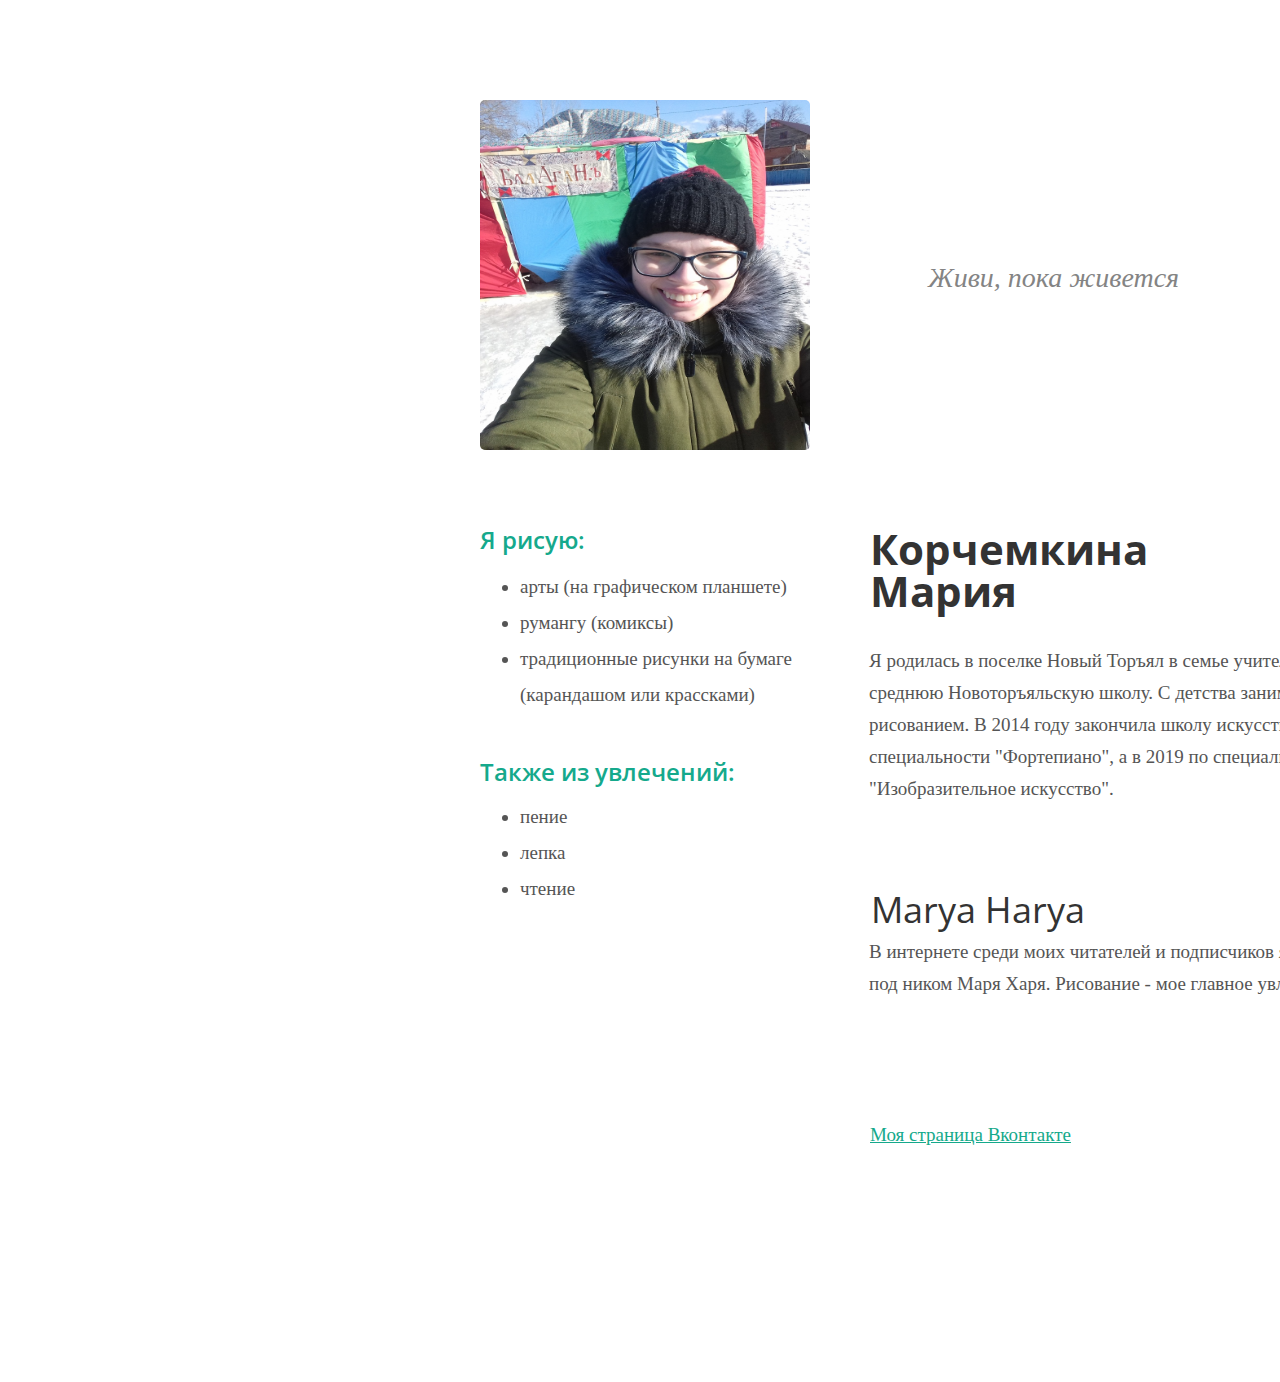
<file: lw4/korchemkinam1.html>
<!DOCTYPE HTML>
<html lang="ru">
  <head>
    <meta charset="UTF-8" />
    <title>Корчемкина Мария</title>
    <link href="css/style.css" rel="stylesheet" />
    <link href="https://fonts.googleapis.com/css?family=Open+Sans&display=swap" rel="stylesheet">
  </head>
  <body>
    <div class="cont">
	<div class="header_1">
    <img class="image" alt="Мое фото" src="my_photo.jpg" />
    <p class="quote">
      Живи, пока живется
    </p>
    </div>
    <h1 class="h1">Корчемкина Мария</h1>
    <p class="vitae"> 
      Я родилась в поселке Новый Торъял в семье учителей. 
      Закончила среднюю Новоторъяльскую школу. 
      С детства занимаюсь музыкой и рисованием.
      В 2014 году закончила школу искусств по специальности "Фортепиано", 
      а в 2019 по специальности "Изобразительное искусство".  
    </p>
    <h2 class="h2_1">Marya Harya</h2>
    <p class="hobby">
      В интернете среди моих читателей и подписчиков я больше известа под ником Маря Харя. 
      Рисование - мое главное увлечение. 
    </p>
    <p class="title_list_1">
      Я рисую:
    </p>
    <ul class="list_1">
      <li>арты (на графическом планшете)</li>
      <li>румангу (комиксы)</li>
      <li>традиционные рисунки на бумаге (карандашом или крассками)</li>
    </ul>
    <p class="title_list_2">
      Также из увлечений:
    </p>
    <ul class="list_2">
      <li>пение</li>
      <li>лепка</li>
      <li>чтение</li>
    </ul>
    <p class="p">
      <a class="link" href=https://vk.com/id81896685>Моя страница Вконтакте</a>
    </p>
    </div>
  </body>
</html>
</file>
<file: lw5/css/style.css>
.image
{
    width: 330px;
    height: 390px;
    border-radius: 5px;
}

h1
{
    margin: 0px;
}

.name
{

    font: 700 48px "Open Sans";
    color: #333333;
    margin-left: -5px;
    margin-top: 95px;
}


.vitae
{
    font: 19px/32px "Georgia";
    color: #555555;
    margin-top: 37px;
    margin-left: 8px;
}

.hobby
{
    font: 19px/32px "Georgia";
    color: #555555;
    margin-top: -15px;
    margin-left: 8px;
}

h2
{
    font: 400 36px/42px "Open Sans";
    color: #333333;
}

.marya_harya
{
    margin-top: 45px;
    margin-left: 6px;
}

.link
{
    font: 19px/32px "Georgia";
    color: #15a98b;
    margin-top: -300px;
    margin-left: 8px;
}

.link:hover
{
    color: #2E8B57;
}

.indent_link
{
    margin-top: 45px;
    font: 19px/32px "Georgia";
    color: #15a98b;
}

.title_list
{
    font: 600 24px/32px "Open Sans";
    color: #15a98c;
    margin-left: -1px;
}

.indent_list
{
    margin-top: 56px;
}


body
{
    margin: 0 auto;
}

.cont
{
    min-width: 1024px;
}

header
{
    margin-left: 148px;
}

.sidebar
{
    width: 330px;
    float: left;
}

.main_content
{
    width: 560px;
    float: left;
    display: inline-block;
    margin-left: 50px;
}

.main
{
    display: inline-block;
    margin-top: 209px;
    margin-left: 148px;
}

.quote_and_author
{
    display: inline-block;
    margin-left: 15px;
}

.quote
{
    font: italic 28px/42px "Georgia";
    color: #ffffff;
    margin-top: 25px;
}

.author
{
    width: 204px;
    color: #f5f5f5;
    font: 600 16px/42px "Open Sans";
    margin-top: -25px;
}


.about_me
{
    float: right;
    display: inline-block;
    width: 561px;
    margin-right: 160px;
    margin-top: 95px;
}

.lists
{
    display: block;
    width: 330px;
    margin-top: 40px;
}

ul
{
    margin: -11px -16px;
}

li
{
    width: 330px;
    font: 19px/36px "Georgia";
    color: #555555;
}

ol
{
    margin-left: -22px;
    margin-top: -12px;
}

.line
{
    margin-top: 19px;
    margin-left: 8px;
}

.about_me_button
{
    background: url(../images/about_me_icon.png) no-repeat;
    background-position: 21px 16px;
    padding: 9px 21px 9px 45px;
}

.about_me_button:hover
{
    background: url(../images/about_me_icon_hover.png) no-repeat;
    background-position: 21px 16px;
}

.hobby_button
{
    background: url(../images/hobby_icon.png) no-repeat;
    background-position: 16px 17px;
    padding: 9px 21px 9px 42px;
}

.hobby_button:hover
{
    background: url(../images/hobby_icon_hover.png) no-repeat;
    background-position: 16px 17px;
}

.video_button
{
    background: url(../images/video_icon.png) no-repeat;
    background-position: 15px 17px;
    padding: 9px 21px 9px 42px;
}

.video_button:hover
{
    background: url(../images/video_icon_hover.png) no-repeat;
    background-position: 15px 17px;
}

.menu
{
    font: 19px/32px "Georgia";
    color: #333333;
    display: inline-block;
    text-decoration: none
}

.menu:hover
{
    color: #ffffff;
    background-color: #15a98c;
}

.background
{
    background-image: url(../images/background.jpg);
    background-repeat: no-repeat; 
    background-position: center 50px;
}

.about_films
{
    margin-left: 27px;
    margin-top: 105px;
}

.photo_film
{
    width: 285px;
    height: 190px;
    border-radius: 5px;
    background-color: #464646;
    margin-top: 5px;
}

h4
{
    font: 700 22px/32px "Open Sans";
    color: #333333;
    margin-top: 20px;
}

.content
{
    font: 16px/28px "Georgia";
    color: #555555;
    width: 283px;
    margin-top: -12px;
}

.host
{
    display: inline-block;
    vertical-align: top;
    margin-right: 15px;
}

.mo_dao_zu_shi
{
    display: inline-block;
    vertical-align: top;
    margin-right: 15px;
}

.atlantean
{
    display: inline-block;
    vertical-align: top;
    margin-right: 16px;
}

.outlander
{
    display: inline-block;
    vertical-align: top;
    margin-right: 16px;
}


.all_films_button
{
    border-radius: 5px;
    background-color: #15a98c;
    font: 19px/32px "Georgia";
    color: #f5f5f5;
    padding: 10px 55px;
    margin-top: 100px;
    margin-left: 480px;
    border: none;
}

.all_films_button:hover
{
    background-color: #008B8B;
    cursor: pointer;
    outline: none;
}

.all_films_button:focus
{
    outline: none;
}

footer
{
    background: #f5f5f5;
    height: 70px;
    margin-top: 70px;
}

.footer
{
    font: 16px/32px "Georgia";
    color: #555555;
    padding-top: 20px;
    margin-left: 260px;
}
</file>
<file: lw8/css/style.css>
.image
{
    width: 330px;
    height: 390px;
    border-radius: 5px;
}

h1
{
    margin: 0;
}

.name
{

    font: 700 48px "Open Sans";
    color: #333333;
    margin-left: -5px;
    margin-top: 95px;
}


.vitae
{
    font: 19px/32px "Georgia";
    color: #555555;
    margin-top: 37px;
    margin-left: 8px;
}

.hobby
{
    font: 19px/32px "Georgia";
    color: #555555;
    margin-top: -15px;
    margin-left: 8px;
}

h2
{
    font: 400 36px/42px "Open Sans";
    color: #333333;
}

.marya_harya
{
    margin-top: 45px;
    margin-left: 6px;
}

.link
{
    font: 19px/32px "Georgia";
    color: #15a98b;
    margin-top: -300px;
    margin-left: 8px;
}

.link:hover
{
    color: #2E8B57;
}

.indent_link
{
    margin-top: 45px;
    font: 19px/32px "Georgia";
    color: #15a98b;
}

.title_list
{
    font: 600 24px/32px "Open Sans";
    color: #15a98c;
    margin-left: -1px;
}

.indent_list
{
    margin-top: 56px;
}


body
{
    margin: 0 auto;
}

.cont
{
    min-width: 1024px;
}

header
{
    margin-left: 255px;
}

.sidebar
{
    width: 330px;
    float: left;
}

.main_content
{
    width: 560px;
    float: left;
    display: inline-block;
    margin-left: 50px;
}

.main
{
    display: inline-block;
    margin-top: 209px;
    margin-left: 255px;
}

.quote_and_author
{
    display: inline-block;
    margin-left: 15px;
}

.quote
{
    font: italic 28px/42px "Georgia";
    color: #ffffff;
    margin-top: 25px;
}

.author
{
    width: 204px;
    color: #f5f5f5;
    font: 600 16px/42px "Open Sans";
    margin-top: -25px;
}


.about_me
{
    float: right;
    display: inline-block;
    width: 561px;
    margin-right: 160px;
    margin-top: 95px;
}

.lists
{
    display: block;
    width: 330px;
    margin-top: 40px;
}

ul
{
    margin: -11px -16px;
}

li
{
    width: 330px;
    font: 19px/36px "Georgia";
    color: #555555;
}

ol
{
    margin-left: -22px;
    margin-top: -12px;
}

.line
{
    margin-top: 19px;
    margin-left: 8px;
}

.about_me_button
{
    background: url(../images/about_me_icon.png) no-repeat;
    background-position: 21px 16px;
    padding: 9px 21px 9px 45px;
}

.about_me_button:hover
{
    background: url(../images/about_me_icon_hover.png) no-repeat;
    background-position: 21px 16px;
}

.hobby_button
{
    background: url(../images/hobby_icon.png) no-repeat;
    background-position: 18px 17px;
    padding: 9px 21px 9px 42px;
}

.hobby_button:hover
{
    background: url(../images/hobby_icon_hover.png) no-repeat;
    background-position: 18px 17px;
}

.video_button
{
    background: url(../images/video_icon.png) no-repeat;
    background-position: 14px 17px;
    padding: 9px 21px 9px 42px;
}

.video_button:hover
{
    background: url(../images/video_icon_hover.png) no-repeat;
    background-position: 14px 17px;
}

.menu
{
    font: 19px/32px "Georgia";
    color: #333333;
    display: inline-block;
    text-decoration: none
}

.menu:hover
{
    color: #ffffff;
    background-color: #15a98c;
}

.background
{
    background-image: url(../images/background.jpg);
    background-repeat: no-repeat; 
    background-position: center 50px;
}

.about_films
{
    padding-left: 27px;
    margin-top: 70px;
    background-color: #f9f9f9;
    padding-top: 5px;
    padding-bottom: 60px;
    background-position: center 50px;
}

.favorite_films
{
    padding-left: 110px;
}

.film_block
{
    overflow: hidden;
    width: 1280px;
}

.list_films
{
    width: 6000px;
    margin-left: 70px;
    padding: 0;
    list-style: none;
    transition: margin-left 250ms;
    font-size: 0;
}

.list_films li 
{
    display: inline-block;
}

.photo_film
{
    width: 285px;
    height: 190px;
    border-radius: 5px;
    background-color: #464646;
    margin-top: 5px;
}

h4
{
    font: 700 22px/32px "Open Sans";
    color: #333333;
    margin-left: -2px;
    margin-top: 13px;
}

.content
{
    font: 16px/28px "Georgia";
    color: #555555;
    width: 283px;
    margin-top: -12px;
}

.film
{
    vertical-align: top;
    margin-right: -25px;
}


.all_films_button
{
    border-radius: 5px;
    background-color: #15a98c;
    font: 19px/32px "Georgia";
    color: #f5f5f5;
    padding: 10px 55px;
    margin-top: 100px;
    margin-left: 590px;
    border: none;
}

.all_films_button:hover
{
    background-color: #008B8B;
    cursor: pointer;
}

.all_films_button:focus
{
    outline: none;
}

.blank
{
    margin-left: 340px;
    width: 800px;
}

.write_me
{
    padding-top: 13px;
    padding-left: 269px;
    font: 300 36px/42px "Open Sans";
}

.write_me:before
{
    content: '';
    position: absolute;
    width: 200px;
    border-top: 2px solid #4e4e4e;
    margin-left: -230px;
    margin-top: 24px;
}

.write_me:after
{
    content: '';
    position: absolute;
    width: 200px;
    border-top: 2px solid #4e4e4e;
    margin-left: 25px;
    margin-top: 24px;
}

.your_form
{
    margin: 0 auto;
    max-width: 550px;
    padding-top: 42px;
    padding-left: 2px;
}

.cell
{
    width: 504px;
    height: 43px;
    border-radius: 3px;
    border: 2px solid #c9c9c9;
    font: 400 18px/32px "Open Sans";
    padding-left: 17px;
    padding-right: 17px;
    margin-left: 2px;
    margin-top: 2px;
    margin-bottom: 28px;
}

.snowflake
{
    color: red;
}

.combo_box
{
    width: 540px;
    height: 50px;
    border-radius: 3px;
    border: 2px solid #c9c9c9;
    margin-left: 2px;
    margin-top: 2px;
    -webkit-appearance: none;
    -moz-appearance: none;
    appearance: none;
    background: url(../images/arrow_down.png) no-repeat;
    background-position: 498px 18px;
    font: 400 18px/32px "Open Sans";
    color: #555555;
    padding-left: 15px;
    padding-bottom: 3px;
    margin-bottom: 43px;
}

.cell:hover
{
    border-radius: 3px;
    border: 2px solid #a6a6a6;
}

.cell:focus
{
    border-radius: 3px;
    border: 2px solid #15a98c;
    outline: none;
}

.combo_box:hover
{
    border-radius: 3px;
    border: 2px solid #a6a6a6;
    cursor: pointer;
}

.combo_box:focus
{
    border-radius: 3px;
    border: 2px solid #15a98c;
    outline: none;
}

.message
{
    width: 504px;
    height: 142px;
    margin-left: 1px;
    border-radius: 3px;
    border: 2px solid #c9c9c9;
    resize: none;
    margin-top: 4px;
    font: 400 18px/32px "Open Sans";
    color: #555555;
    padding-left: 17px;
    padding-right: 17px;
}

.message:hover
{
    border-radius: 3px;
    border: 2px solid #a6a6a6;
}

.message:focus
{
    border-radius: 3px;
    border: 2px solid #15a98c;
    outline: none;
}

.send
{
    font: 19px/32px "Georgia";
    color: #f5f5f5;
    width: 220px;
    height: 50px;
    border-radius: 5px;
    background-color: #15a98c;
    margin-top: 45px;
    margin-left: 2px;
    padding-left: 5px;
    padding-right: 3px;
    border: none;
}

.send:hover
{
    background-color: #008B8B;
    cursor: pointer;
}

.send:focus
{
    outline: none;
}

.label_design
{
    font-size: 20px;
    line-height: 32px;
    color: #333333;
    font-family: "Open Sans";
    font-weight: 400;
}

.radio_button
{
    cursor: pointer;
}

.gender
{
    font-size: 18px;
    line-height: 32px;
    color: #333333;
    font-family: "Open Sans";
    font-weight: 400;
    margin-right: 30px;
    margin-left: 2px;
    cursor: pointer;
}

.gender_choice
{
    margin-top: 5px;
    margin-left: -3px;
    margin-bottom: 34px;
}

footer
{
    background: #f5f5f5;
    height: 70px;
    margin-top: 48px;
}

.footer
{
    font: 16px/32px "Georgia";
    color: #555555;
    padding-top: 20px;
    margin-left: 390px;
}

.carousel 
{
    position: relative;
    width: 1310px;
    padding: 10px 40px;
}

.arrow 
{
    position: absolute;
    top: 75px;
    padding: 0;
    font-size: 24px;
    line-height: 24px;
    color: #444;
    display: inline-block;
    width: 70px;
    height: 70px;
    border: none;
    border-radius: 40px;
}

.arrow:focus 
{
    outline: none;
}

.arrow:hover 
{
    cursor: pointer;
}

.prev 
{
    left: 0;
    background: url(../images/arrow_left.png);
    background-position: -5px -7px;
    background-size: 80px 80px;
}

.prev:hover
{
    background: url(../images/arrow_left_hover.png);
    background-position: -5px -7px;
    background-size: 80px 80px; 
}

.next 
{
    right: -30px;
    background: url(../images/arrow_right.png);
    background-position: -5px -7px;
    background-size: 80px 80px;
}

.next:hover
{
    background: url(../images/arrow_right_hover.png);
    background-position: -5px -7px;
    background-size: 80px 80px; 
}
</file>
<file: lw12/web/css/style.css>
body
{
    margin: 0 auto;
    min-width: 340px;
}

.background
{
    background-image: url(../images/background.jpg);
    background-repeat: no-repeat; 
    background-position: center 50px;
}

.container
{
    width: 100%;
}

header
{
    display: flex;
    width: auto;
    justify-content: space-between;
}

.menu
{
    font: 16px/26px "Georgia";
    color: #333333;
    text-decoration: none;
    text-align: center;
    background-color: #ffffff; 
}

.menu:hover
{
    color: #ffffff;
}

.about_me_button
{
    padding: 12px 12px ;
}

.about_me_button:hover
{
    background-color: #15a98c;
}

.hobby_button
{
    padding: 12px 12px;
}

.hobby_button:hover
{
    background-color: #15a98c;
}

.video_button
{
    padding: 12px 12px;
}

.video_button:hover
{   
    background-color: #15a98c;
}

.main
{
    display: flex;
    flex-direction: column;
    margin-top: 150px;
}

.sidebar
{
    display: flex;
    flex-direction: column;
}

.image
{
    width: 70%;
    border-radius: 3%;
    margin-left: 20px;
}

.lists
{
    margin-top: 40px;
    margin-left: 30px;
    margin-right: 30px;
    order: 1;
}

.title_list
{
    font: 600 22px/32px "Open Sans", sans-serif, sans-serif;
    color: #15a98c;
    margin-left: -1px;
}

ul
{
    margin: -11px -16px;
    margin-right: 0;
}

li
{
    font: 19px/36px "Georgia";
    color: #555555;
}

ol
{
    margin-left: -22px;
    margin-top: -12px;
}

.indent_list
{
    margin-top: 56px;
}

.main_content
{
    display: flex;
    flex-direction: column;
    margin-left: 0;
}

.quote_and_author
{
    display: flex;
    flex-direction: column;
    margin-left: 20px;
    margin-right: 20px;
}

.quote
{
    font: italic 28px/42px "Georgia";
    color: #333333;
    margin-top: 25px;
    margin-left: 10px;
}

.author
{
    color: #333333;
    font: 600 16px/42px "Open Sans", sans-serif;
    margin-top: -25px;
    margin-left: 15px;
}

h1
{
    margin: 0;
}

.name
{

    font: 700 32px "Open Sans", sans-serif;
    color: #333333;
    margin-left: -5px;
    margin-top: 30px;
    order: -2;
}

.line
{
    margin-top: 19px;
    margin-left: 10px;
    width: 15%;
}

.vitae
{
    font: 19px/32px "Georgia";
    color: #555555;
    margin-top: 37px;
    margin-left: 8px;
}

h2
{
    font: 400 36px/42px "Open Sans", sans-serif;
    color: #333333;
}

.marya_harya
{
    margin-top: 45px;
    margin-left: 6px;
}

.hobby
{
    font: 19px/32px "Georgia";
    color: #555555;
    margin-top: -15px;
    margin-left: 8px;
}

.indent_link
{
    margin-top: 45px;
    font: 19px/32px "Georgia";
    color: #15a98b;
}

.link
{
    font: 19px/32px "Georgia";
    color: #15a98b;
    margin-top: -300px;
    margin-left: 8px;
}

.link:hover
{
    color: #2E8B57;
}

.about_films
{
    display: flex;
    flex-direction: column;
    margin-top: 40px;
    padding-top: 5px;
    padding-left: 20px;
    padding-right: 20px;
    padding-bottom: 60px;
    background-color: #f9f9f9;
}

.help
{
    display: flex;
    justify-content: center;
    flex-direction: column;
}

.film
{
    display: flex;
    flex-direction: column;
    margin-bottom: 50px;
}

.photo_film
{
    width: 100%;
    height: auto;
    border-radius: 5px;
    background-color: #464646;
    margin-top: 5px;
    margin-bottom: 20px;
}

.content
{
    font: 16px/28px "Georgia";
    color: #555555;
    margin-top: -12px;
}

h4
{
    font: 700 22px/32px "Open Sans", sans-serif;
    color: #333333;
}

.all_films_button
{
    border-radius: 5px;
    background-color: #15a98c;
    font: 19px/32px "Georgia";
    color: #f5f5f5;
    padding: 10px 55px;
    margin-top: 10px;
    width: 220px;
    border: none;
}

.all_films_button:hover
{
    background-color: #008B8B;
    cursor: pointer;
}

.all_films_button:focus
{
    outline: none;
}

.blank
{
    display: flex;
    flex-direction: column;
    margin-left: 20px;
    margin-right: 20px;
}

.write_me
{
    text-align: center;
    font: 300 36px/42px "Open Sans", sans-serif;
}


.your_form
{
    margin: 0 auto;
}

.cell
{
    -webkit-box-sizing: border-box;
    -moz-box-sizing: border-box;
    -ms-box-sizing: border-box;
    box-sizing: border-box;
    width: 100%;
    height: 43px;
    border-radius: 3px;
    border: 2px solid #c9c9c9;
    font: 400 18px/32px "Open Sans", sans-serif;
    padding-left: 17px;
    padding-right: 17px;
    margin-left: 2px;
    margin-top: 2px;
    margin-bottom: 28px;
}

.snowflake
{
    color: red;
}

.combo_box
{
    width: 100%;
    height: 50px;
    border-radius: 3px;
    border: 2px solid #c9c9c9;
    margin-left: 2px;
    margin-top: 2px;
    -webkit-appearance: none;
    -moz-appearance: none;
    background: url(../images/arrow_down.png) no-repeat;
    background-position: right 15px center;
    font: 400 18px/32px "Open Sans", sans-serif;
    color: #555555;
    padding-left: 15px;
    padding-bottom: 3px;
    margin-bottom: 43px;
}

.cell:hover
{
    border-radius: 3px;
    border: 2px solid #a6a6a6;
}

.cell:focus
{
    border-radius: 3px;
    border: 2px solid #15a98c;
    outline: none;
}

.combo_box:hover
{
    border-radius: 3px;
    border: 2px solid #a6a6a6;
    cursor: pointer;
}

.combo_box:focus
{
    border-radius: 3px;
    border: 2px solid #15a98c;
    outline: none;
}

.message
{
    -webkit-box-sizing: border-box;
    -moz-box-sizing: border-box;
    -ms-box-sizing: border-box;
    box-sizing: border-box;
    width: 100%;
    height: 142px;
    margin-left: 1px;
    border-radius: 3px;
    border: 2px solid #c9c9c9;
    resize: none;
    margin-top: 4px;
    font: 400 18px/32px "Open Sans", sans-serif;
    color: #555555;
    padding-left: 17px;
    padding-right: 17px;
}

.message:hover
{
    border-radius: 3px;
    border: 2px solid #a6a6a6;
}

.message:focus
{
    border-radius: 3px;
    border: 2px solid #15a98c;
    outline: none;
}

.send
{
    font: 19px/32px "Georgia";
    color: #f5f5f5;
    width: 220px;
    height: 50px;
    border-radius: 5px;
    background-color: #15a98c;
    margin-top: 45px;
    margin-left: 2px;
    padding-left: 5px;
    padding-right: 3px;
    display: inline;
    border: none;
}

.send:hover
{
    background-color: #008B8B;
    cursor: pointer;
}

.send:focus
{
    outline: none;
}

.label_design
{
    font-size: 20px;
    line-height: 32px;
    color: #333333;
    font-family: "Open Sans", sans-serif;
    font-weight: 400;
    margin-left: 2px;
}

.radio_button
{
    cursor: pointer;
}

.gender
{
    font-size: 18px;
    line-height: 32px;
    color: #333333;
    font-family: "Open Sans", sans-serif;
    font-weight: 400;
    margin-right: 30px;
    margin-left: 2px;
    cursor: pointer;
}

.gender_choice
{
    margin-top: 5px;
    margin-left: -3px;
    margin-bottom: 34px;
}

footer
{
    background: #f5f5f5;
    margin-top: 48px;
}

.footer
{
    font: 16px/32px "Georgia";
    color: #555555;
    padding-top: 20px;
    padding-bottom: 20px;
    text-align: center;
    margin-left: 20px;
    margin-right: 20px;
}

@media screen and (min-width: 480px) 
{
    header
    {
        justify-content: center;
    }

    .menu
    {
        font: 14px/32px "Georgia";
    }

    .about_me_button
    {
        background: url(../images/about_me_icon.png) no-repeat;
        background-position: 21px 16px;
        padding: 9px 22px 9px 45px;
    }

    .about_me_button:hover
    {
        background: url(../images/about_me_icon_hover.png) no-repeat;
        background-position: 21px 16px;
        background-color: #15a98c;
    }

    .hobby_button
    {
        background: url(../images/hobby_icon.png) no-repeat;
        background-position: 18px 17px;
        padding: 9px 25px 9px 46px;
    }

    .hobby_button:hover
    {
        background: url(../images/hobby_icon_hover.png) no-repeat;
        background-position: 18px 17px;
        background-color: #15a98c;
    }

    .video_button
    {
        background: url(../images/video_icon.png) no-repeat;
        background-position: 14px 17px;
        padding: 9px 21px 9px 42px;
    }

    .video_button:hover
    {
        background: url(../images/video_icon_hover.png) no-repeat;
        background-position: 14px 17px;
        background-color: #15a98c;
    }

    .image
    {
        max-width: 370px;
    }

    .name
    {
        font: 700 38px "Open Sans", sans-serif;
    }

    .quote_and_author
    {
        margin-left: 30px;
        margin-right: 30px;
    }

    .about_films
    {
        padding-left: 30px;
        padding-right: 30px;
    }

    .photo_film
    {
        width: 70%;
        height: 100%;
    }

    h4
    {
        font: 800 25px/32px "Open Sans", sans-serif;
    }

    .footer
    {
        margin-left: 20px;
    }
}

@media screen and (min-width: 768px) 
{

    .image
    {
        width: 40%;
        height: 100%;
    }

    header
    {
        justify-content: flex-start;
        margin-left: 50px;
    }

    .main
    {
        margin-top: 100px;
    }

    .sidebar
    {
        flex-direction: row;
    }

    .main_content
    {
        margin-left: 50px;
        width: 90%;
        flex-direction: row;
    }

    .quote
    {
        color: #FFFFFF;
        margin-top: 130px;
    }

    .author
    {
        color: #FFFFFF;
    }

    .lists
    {
        width: 40%;
        margin-left: 10px;
        order: -1;
    }

    .name
    {
        font: 700 34px "Open Sans", sans-serif;
        margin-top: 90px;
        order: 1;
    }

    .quote_and_author
    {
        width: 60%;
    }

    .line
    {
        order: 1;
    }

    .about_films
    {
        padding-left: 20px;
        padding-right: 20px;
    }

    .film
    {
        flex-direction: row;
    }

    .photo_film
    {
        width: 40%;
        margin-right: 30px;
    }

    h4
    {
        margin-top: 0;
    }

    .content
    {
        margin-bottom: 50px;
    }

    .all_films_button
    {
        margin-left: auto;
        margin-right: auto;
    }

    .blank
    {
        width: 540px;
        margin: 0 auto;
    }

    .write_me
    {
        padding-left: 0;
        margin-left: auto;
        margin-right: auto;
    }

    .cell
    {
        width: 504px;
    }

    .combo_box
    {
        width: 540px;
    }

    .your_form
    {
        width: 540px;
    }

    .message
    {
        width: 504px;
    }
}

@media screen and (min-width: 1024px) 
{
    body
    {
        margin: 0 auto;
    }

    .background
    {
        background-image: url(../images/background.png);
        
    }

    .container
    {
        max-width: 1220px;
        margin: 0 auto;
    }

    header
    {
        width: 960px;
        margin-left: auto;
        margin-right: auto;
    }

    .menu
    {
        font: 19px/32px "Georgia";
    }

    .main
    {
        margin-top: 209px;
        width: 960px;
        margin-left: auto;
        margin-right: auto;
    }

    .image
    {
        width: 330px;
        height: 350px;
        margin: 0;
    }

    .lists
    {
        margin-top: 20px;
        margin-right: -20px;
        margin-left: 0;
    }

    li
    {
        width: 330px;
    }

    .main_content
    {
        margin-left: 0;
        width: 960px;
    }

    .quote_and_author
    {
        margin-left: 50px;
        width: auto;
    }

    .quote
    {
        margin-top: 25px;
    }

    .name
    {
        font: 700 48px "Open Sans", sans-serif;
        margin-top: 95px;
    }

    .line
    {
        margin-left: 8px;
    }

    .vitae
    {
        margin-top: 10px;
    }

    .about_films
    {
        background-color: transparent;
        padding-left: 0;
        padding-right: 0;
        width: auto;
        margin-top: 80px;
        margin-left: 10px;
    }

    .help
    {
        flex-direction: row;
        justify-content: space-between;
    }

    .film
    {
        flex-direction: column;
        max-width: 285px;
        margin-right: 10px;

    }

    .photo_film
    {
        width: 100%;
        height: auto;
        margin-right: 0;
    }

    .all_films_button
    {
        margin: auto;
    }

    .blank
    {
        max-width: 700px;
        margin: 0 auto;
        margin-top: 100px;
    }

    .write_me
    {
        margin-left: auto;
        margin-right: auto;
        padding: 0;
    }


    .write_me:before
    {
        content: '';
        position: absolute;
        width: 200px;
        border-top: 1px solid #4e4e4e;
        margin-left: -225px;
        margin-top: 24px;
    }


    .write_me:after
    {
        content: '';
        position: absolute;
        width: 200px;
        border-top: 1px solid #4e4e4e;
        margin-left: 25px;
        margin-top: 24px;
    }

    footer
    {
        height: 70px;
    }

    .footer
    {
        margin: 0;
    }
}
</file>
<file: lw4/css/style.css>
.image
{
    position: absolute;
    left: 480px;
    top: 100px;
    width: 330px;
    height: 350px;
    border-radius: 5px;
    background-color: #132d36;
}

.h1
{
    position: absolute;
    left: 870px;
    top: 500px;
    font: 700 42px/42px Open Sans;
    color: #333333;
}

.quote
{
    position: absolute;
    left: 928px;
    top: 229px;
    width: 500px;
    height: 470px;
    color: #848484;
    font: italic 28px/42px Georgia;
}

.vitae
{
    position: absolute;
    left: 869px;
    top: 626px;
    width: 561px;
    height: 198px;
    font: 19px/32px Georgia;
    color: #555555;
}

.hobby
{
    position: absolute;
    left: 869px;
    top: 917px;
    width: 561px;
    height: 198px;
    font: 19px/32px Georgia;
    color: #555555;
}

.h2_1
{
    position: absolute;
    left: 871px;
    top: 859px;
    font: 400 36px/42px Open Sans;
    color: #333333;
}

.link
{
    position: absolute;
    left: 870px;
    top: 1119px;
    width: 562px;
    height: 263px;
    font: 19px/32px Georgia;
    color: #15a98b;
}

.title_list_1
{
    position: absolute;
    top: 500px;
    left: 480px;
    font: 600 24px/32px Open Sans;
    color: #15a98c;
}

.title_list_2
{
    position: absolute;
    top: 732px;
    left: 480px;
    font: 600 24px/32px Open Sans;
    color: #15a98c;
}


.list_1
{
    position: absolute;
    left: 480px;
    top: 550px;
    width: 330px;
    height: 260px;
    font: 19px/36px Georgia;
    color: #555555;
}

.list_2
{
    position: absolute;
    left: 480px;
    top: 780px;
width: 330px;
height: 260px;
font: 19px/36px Georgia;
color: #555555;
}

.cont {
  padding: 100px 460px;
  width: 960px;
  max-width: 960px; 
  padding: 0 15px;
  margin: 0 auto;
}

.header
{
    padding: 100px 460px
    margin: 50px 
}
</file>
